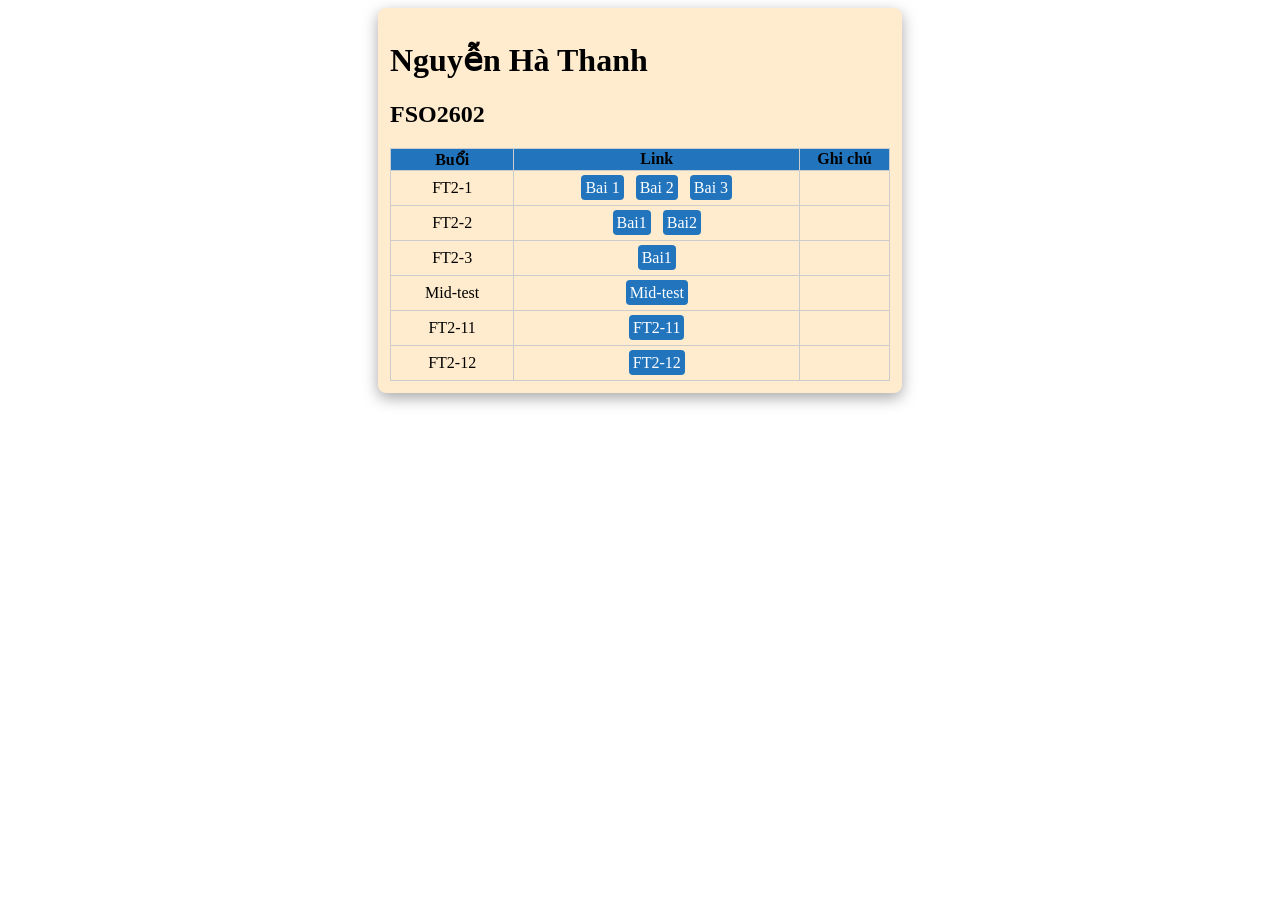
<file: index.html>
<!doctype html>
<html lang="en">
  <head>
    <meta charset="UTF-8" />
    <meta name="viewport" content="width=device-width, initial-scale=1.0" />
    <title>Document</title>
    <style>
      table,
      tr,
      td,
      th {
        border: 1px solid #ccc;
        border-collapse: collapse;
      }
      td {
        padding: 8px 12px;
        text-align: center;
      }
      .form-homeword {
        width: 500px;
        margin: 0 auto;
        padding: 12px;
        box-shadow: rgba(0, 0, 0, 0.35) 0px 5px 15px;
        border-radius: 8px;
        background-color: blanchedalmond;
      }
      table {
        width: 100%;
        max-width: 100%;
        .tieude {
          background-color: rgb(34, 117, 189);
        }
      }
      a {
        text-decoration: none;
        background-color: rgb(34, 117, 189);
        padding: 4px;
        margin: 4px;
        border-radius: 4px;
        color: #fff;
      }
    </style>
  </head>
  <body>
    <div class="form-homeword">
      <h1>Nguyễn Hà Thanh</h1>
      <h2>FSO2602</h2>
      <table>
        <thead class="tieude">
          <tr>
            <th>Buổi</th>
            <th>Link</th>
            <th>Ghi chú</th>
          </tr>
        </thead>
        <tbody>
          <tr>
            <td>FT2-1</td>
            <td>
              <a href="./FT2-1/LoginForm.html">Bai 1</a>
              <a href="./FT2-1/ProductInfi.html">Bai 2</a>
              <a href="./FT2-1/Collection.html">Bai 3</a>
            </td>
            <td></td>
          </tr>
          <tr>
            <td>FT2-2</td>
            <td>
            <a href="./FT2-2/JobCard.html">Bai1</a>
            <a href="./FT2-2/UserListDay.html">Bai2</a>
            </td>
          </td>
          </tr>
          <tr>
            <td>FT2-3</td>
            <td><a href="./FT2-3/buoithuchanh1.html">Bai1</a></td>
            <td></td>
          </tr>
          <tr>
            <td>Mid-test</td>
            <td><a href="./Mid-test1/mid-test.html">Mid-test</a></td>
            <td></td>
          </tr>
          <tr>
            <td>FT2-11</td>
            <td><a href="./FT2-11/LandingPage.html">FT2-11</a></td>
            <td></td>
          </tr>
          <tr>
            <td>FT2-12</td>
            <td><a href="./BaiFT2-12/ex01.html">FT2-12</a></td>
            <td></td>
          </tr>
        </tbody>
      </table>
    </div>
  </body>
</html>
</file>
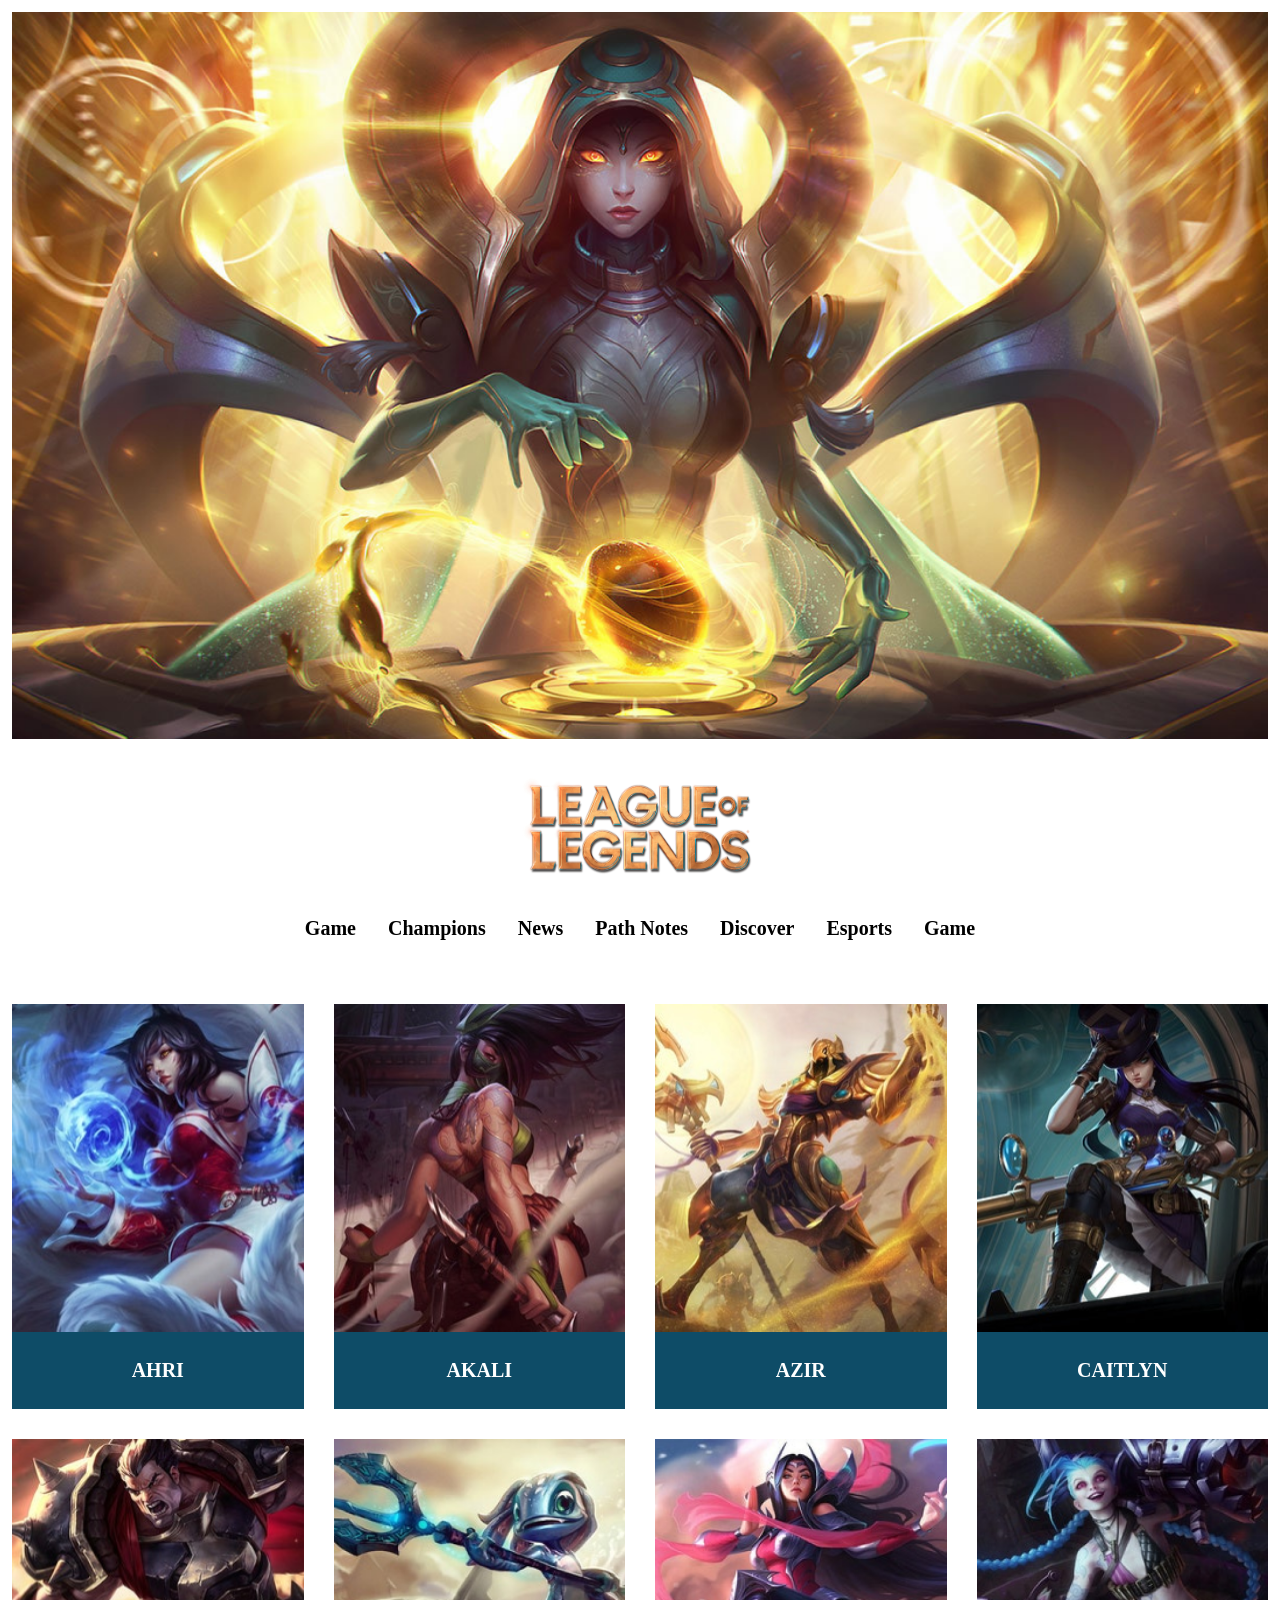
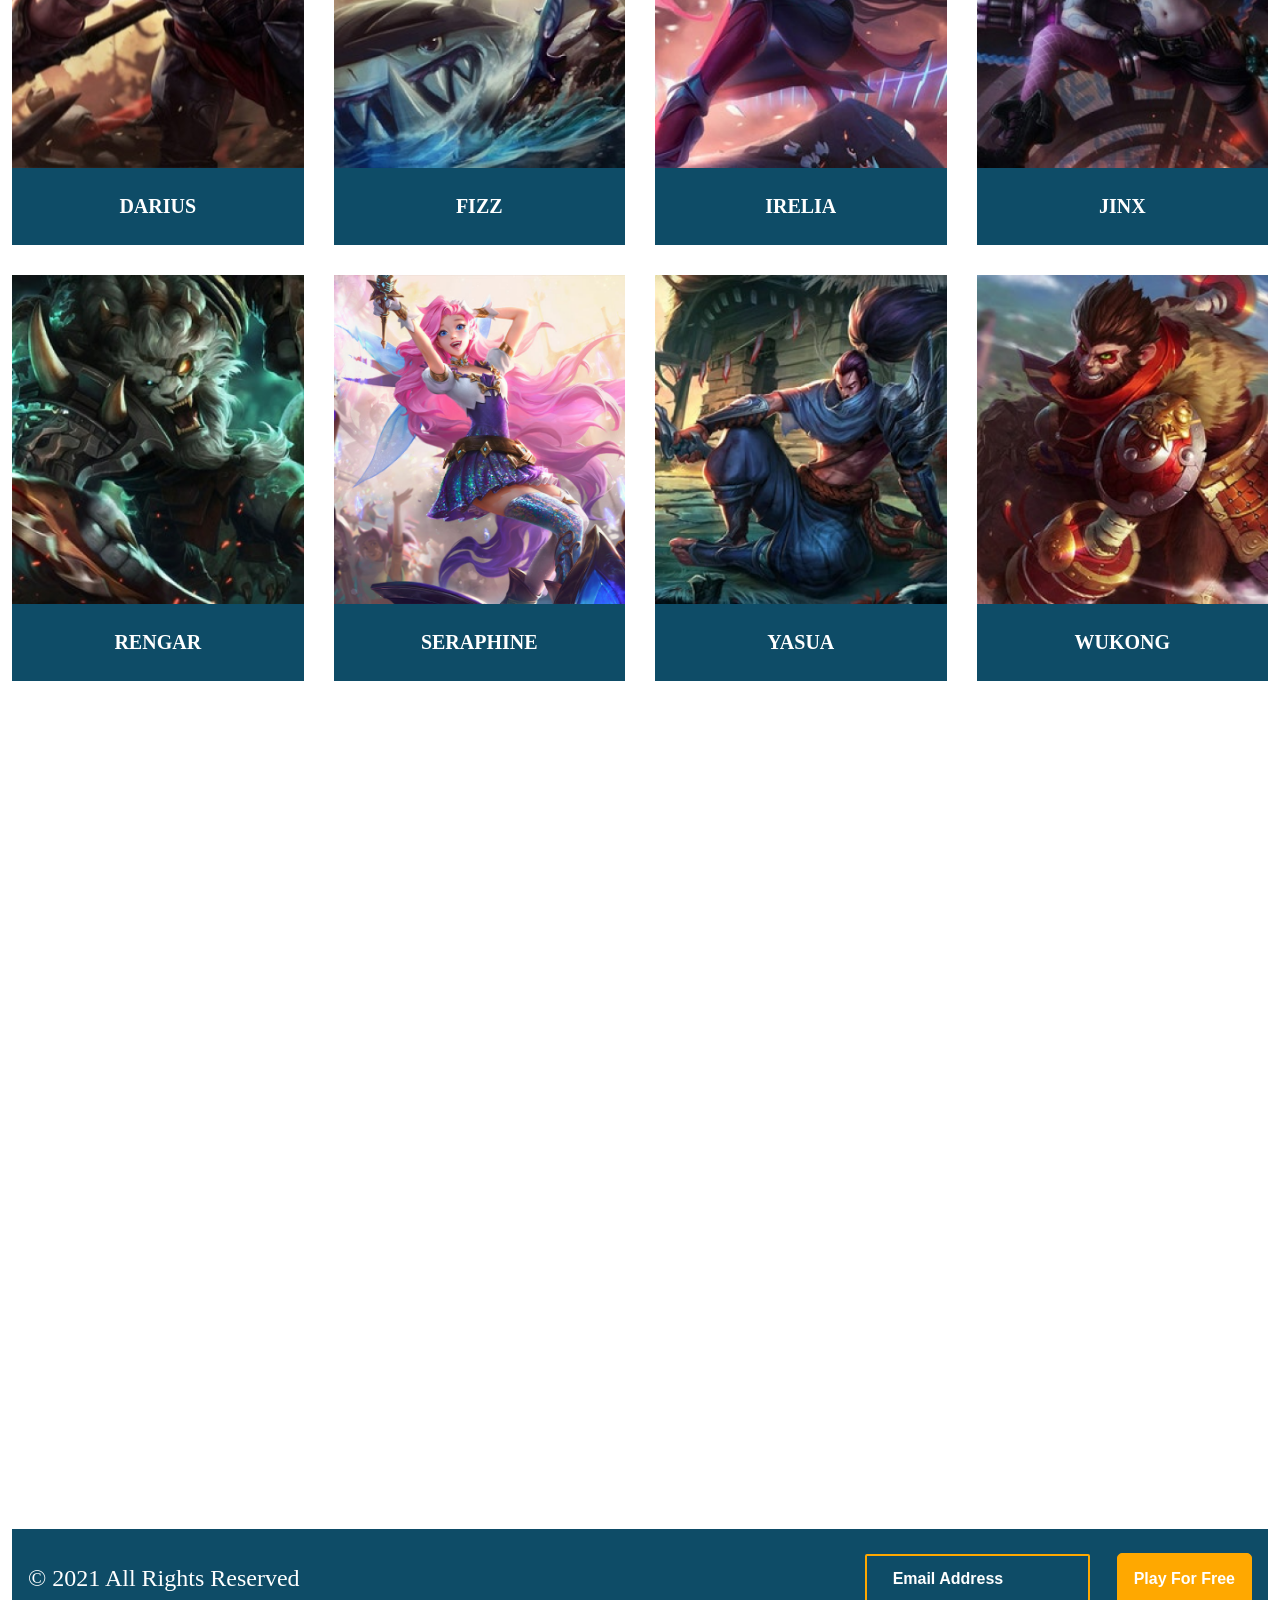
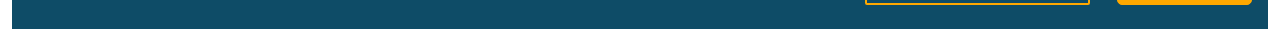
<file: BaiFT2-12/ex01.html>
<!doctype html>
<html lang="en">
  <head>
    <meta charset="UTF-8" />
    <meta name="viewport" content="width=device-width, initial-scale=1.0" />
    <title>Document</title>
    <link rel="stylesheet" href="res.css" />
  </head>
  <body>
    <div class="container">
      <section class="banner">
        <img src="../imges/banner.png" alt="" />
      </section>
      <header>
        <div class="logo">
          <a href="">
            <img src="../imges/logo.svg" alt="" />
          </a>
        </div>
        <nav class="navbar">
          <ul class="navbar-links">
            <li class="nav-item">
              <a href="/game" class="nav-link">game</a>
            </li>
            <li class="nav-item">
              <a href="/champions" class="nav-link">champions</a>
            </li>
            <li class="nav-item">
              <a href="/news" class="nav-link">news</a>
            </li>
            <li class="nav-item">
              <a href="/path-notes" class="nav-link">path notes</a>
            </li>
            <li class="nav-item">
              <a href="/discover" class="nav-link">discover</a>
            </li>
            <li class="nav-item">
              <a href="/esports" class="nav-link">esports</a>
            </li>
            <li class="nav-item">
              <a href="/game" class="nav-link">game</a>
            </li>
          </ul>
        </nav>
      </header>
      <div class="card-list">
        <div class="card-item">
          <img src="../imges/ahli.svg" alt="" />
          <h2><a href="" class="card-link">AHRI</a></h2>
        </div>
        <div class="card-item">
          <img src="../imges/akali.svg" alt="" />
          <h2><a href="" class="card-link">AKALI</a></h2>
        </div>
        <div class="card-item">
          <img src="../imges/azir.svg" alt="" />
          <h2><a href="" class="card-link">AZIR</a></h2>
        </div>
        <div class="card-item">
          <img src="../imges/cailyn.svg" alt="" />
          <h2><a href="" class="card-link">CAITLYN</a></h2>
        </div>
        <div class="card-item">
          <img src="../imges/darius.svg" alt="" />
          <h2><a href="" class="card-link">DARIUS</a></h2>
        </div>
        <div class="card-item">
          <img src="../imges/fizz.png" alt="" />
          <h2><a href="" class="card-link">FIZZ</a></h2>
        </div>
        <div class="card-item">
          <img src="../imges/azelia.png" alt="" />
          <h2><a href="" class="card-link">IRELIA</a></h2>
        </div>
        <div class="card-item">
          <img src="../imges/jinx.png" alt="" />
          <h2><a href="" class="card-link">JINX</a></h2>
        </div>
        <div class="card-item">
          <img src="../imges/rengar.png" alt="" />
          <h2><a href="" class="card-link">RENGAR</a></h2>
        </div>
        <div class="card-item">
          <img src="../imges/sera.png" alt="" />
          <h2><a href="" class="card-link">SERAPHINE</a></h2>
        </div>
        <div class="card-item">
          <img src="../imges/yasua41.png" alt="" />
          <h2><a href="" class="card-link">YASUA</a></h2>
        </div>
        <div class="card-item">
          <img src="../imges/yukong42.png" alt="" />
          <h2><a href="" class="card-link">WUKONG</a></h2>
        </div>
      </div>
      <section class="video">
        <iframe
          src="https://www.youtube.com/embed/O4PDzBnBMU4"
          title="Xayah and Rakan: Wild Magic | New Champion Teaser - League of Legends"
          frameborder="0"
          allow="
            accelerometer;
            autoplay;
            clipboard-write;
            encrypted-media;
            gyroscope;
            picture-in-picture;
            web-share;
          "
          referrerpolicy="strict-origin-when-cross-origin"
          allowfullscreen
        ></iframe>
      </section>
      <footer>
        <span>© 2021 All Rights Reserved</span>
        <div class="footer-act">
          <input
            class="input-footter"
            type="text"
            placeholder="Email Address"
          />
          <button class="btn-play">Play For Free</button>
        </div>
      </footer>
    </div>
  </body>
</html>
</file>
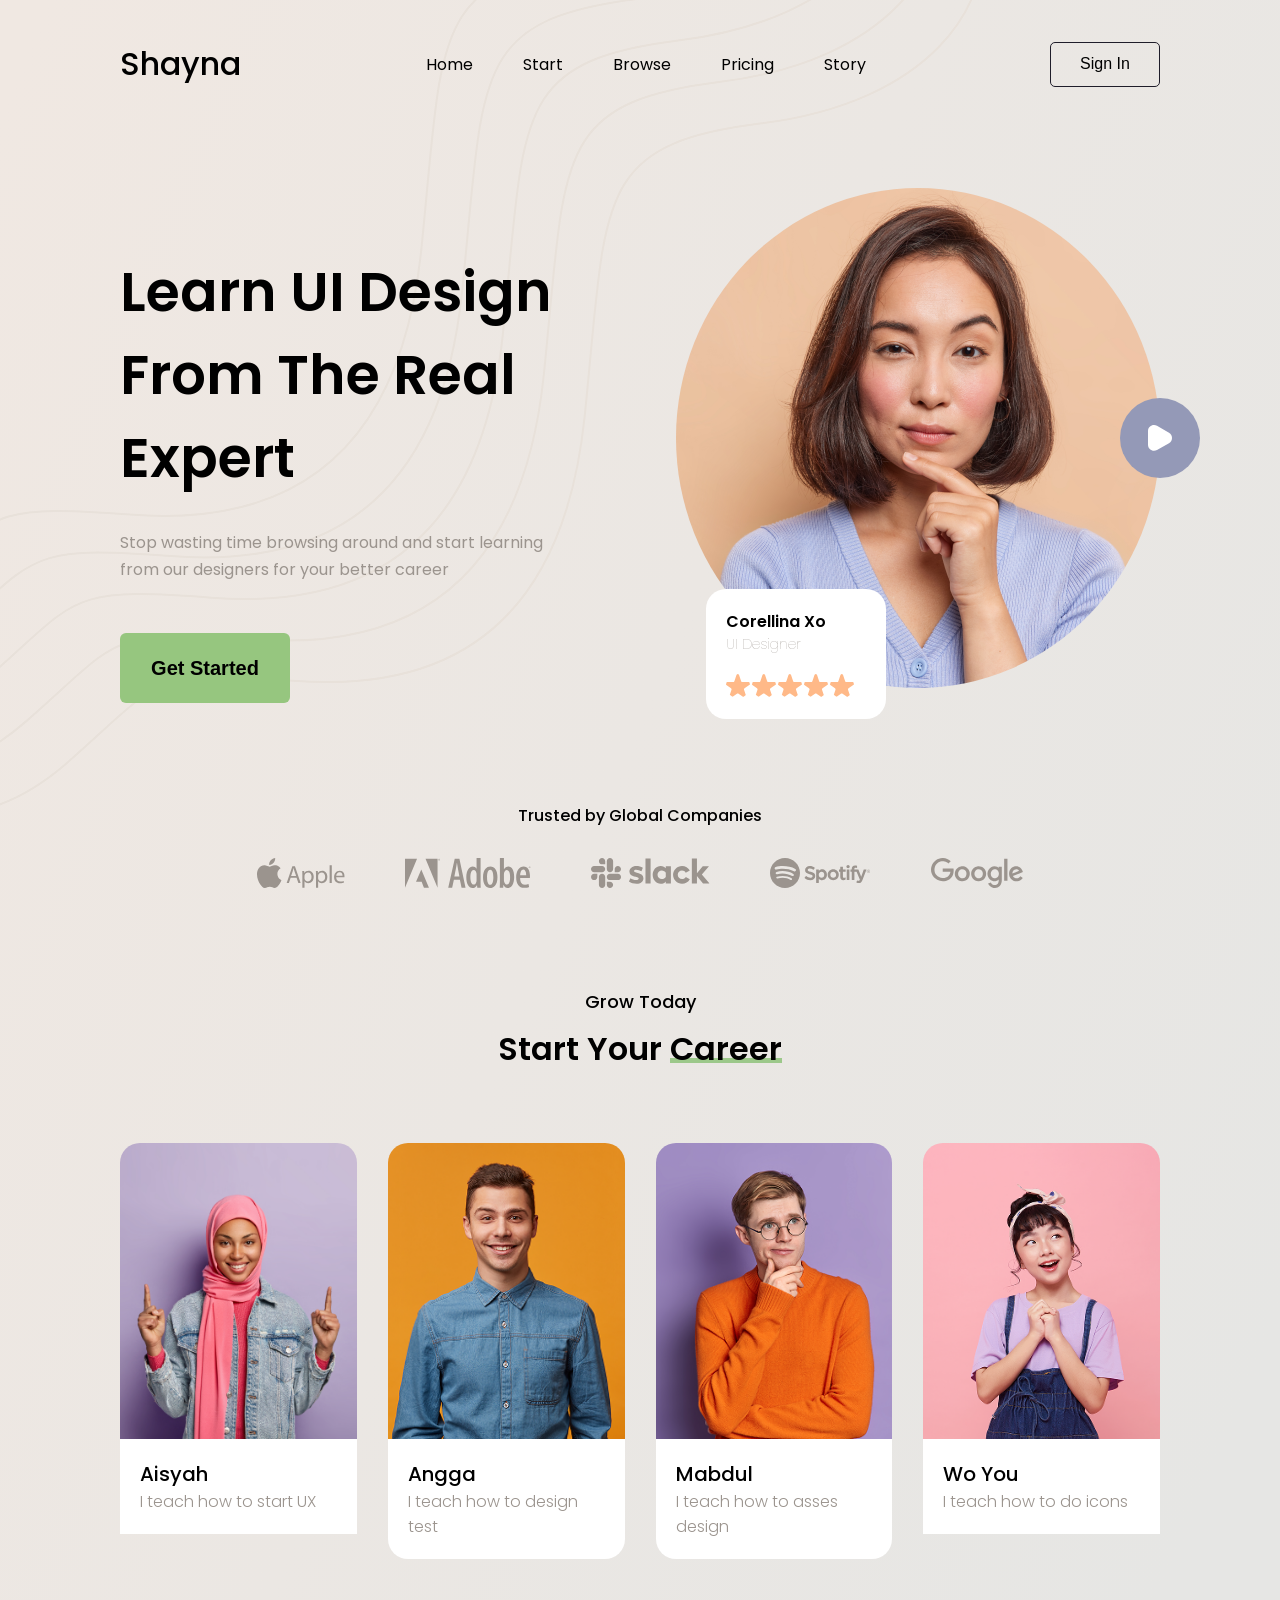
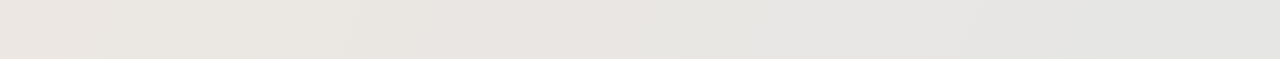
<file: BaiTapVeNha/LandingPage.html>
<!doctype html>
<html lang="en">
  <head>
    <meta charset="UTF-8" />
    <meta name="viewport" content="width=device-width, initial-scale=1.0" />
    <title>LandingPage</title>
    <link rel="stylesheet" href="landingpage.css" />
    <link
      href="https://fonts.googleapis.com/css2?family=Poppins:ital,wght@0,100;0,200;0,300;0,400;0,500;0,600;0,700;0,800;0,900;1,100;1,200;1,300;1,400;1,500;1,600;1,700;1,800;1,900&display=swap"
      rel="stylesheet"
    />
    <link rel="preconnect" href="https://fonts.googleapis.com" />
    <link rel="preconnect" href="https://fonts.gstatic.com" crossorigin />
    <link
      href="https://fonts.googleapis.com/css2?family=Merriweather:wght@300;400;700;900&display=swap"
      rel="stylesheet"
    />
  </head>
  <body>
    <div class="background">
      <div class="container">
        <header>
          <div class="navbar-logo">
            <span>Shayna</span>
          </div>
          <nav class="navbar-container">
            <ul class="navbar-links">
              <li class="nav-item">
                <a href="#" class="nav-link">Home</a>
              </li>
              <li>
                <a href="#" class="nav-link">Start</a>
              </li>
              <li>
                <a href="#" class="nav-link">Browse</a>
              </li>
              <li>
                <a href="#" class="nav-link">Pricing</a>
              </li>
              <li>
                <a href="#" class="nav-link">Story</a>
              </li>
            </ul>
          </nav>

          <div class="nav-action">
            <button class="btn-signup">Sign In</button>
          </div>
        </header>
        <section class="hero-section">
          <div class="hero-content">
            <h1>
              Learn UI Design<br />
              From The Real Expert
            </h1>
            <p>
              Stop wasting time browsing around and start learning<br />
              from our designers for your better career
            </p>
            <button class="btn-start">Get Started</button>
          </div>
          <div class="hero-image">
            <img src="../imges/sggg.png" alt="loi" />
            <div class="profile-card">
              <span>Corellina Xo </span>
              <p>UI Designer</p>
              <div class="icon-star">
                <img src="../imges/Star.svg" alt="star" />
                <img src="../imges/Star.svg" alt="star" />
                <img src="../imges/Star.svg" alt="star" />
                <img src="../imges/Star.svg" alt="star" />
                <img src="../imges/Star.svg" alt="star" />
              </div>
            </div>
          </div>
        </section>
        <section class="branch-section">
          <p>Trusted by Global Companies</p>
          <div class="branch-logo">
            <img src="../imges/apple.svg" alt="apple" />
            <img src="../imges/adobe.svg" alt="apple" />
            <img src="../imges/slack.svg" alt="apple" />
            <img src="../imges/spotify.svg" alt="apple" />
            <img src="../imges/google.svg" alt="apple" />
          </div>
        </section>
        <section class="team-section">
          <div class="section-title">
            <p>Grow Today</p>
            <h2>Start Your <span class="highlight">Career</span></h2>
          </div>

          <div class="team-grid">
            <div class="team-card">
              <div class="card-img">
                <img src="../imges/aisyah.png" alt="anhr aisyah" />
              </div>
              <div class="card-info">
                <h3>Aisyah</h3>
                <p>I teach how to start UX</p>
              </div>
            </div>
            <div class="team-card">
              <div class="card-img">
                <img src="../imges/angga.png" alt="anh angga" />
              </div>
              <div class="card-info">
                <h3>Angga</h3>
                <p>I teach how to design test</p>
              </div>
            </div>
            <div class="team-card">
              <div class="card-img">
                <img src="../imges/mabdul.png" alt="anh mabdul" />
              </div>
              <div class="card-info">
                <h3>Mabdul</h3>
                <p>I teach how to asses design</p>
              </div>
            </div>
            <div class="team-card">
              <div class="card-img">
                <img src="../imges/woyou.png" alt="anh woyou" />
              </div>
              <div class="card-info">
                <h3>Wo You</h3>
                <p>I teach how to do icons</p>
              </div>
            </div>
          </div>
        </section>
      </div>
    </div>
  </body>
</html>
</file>
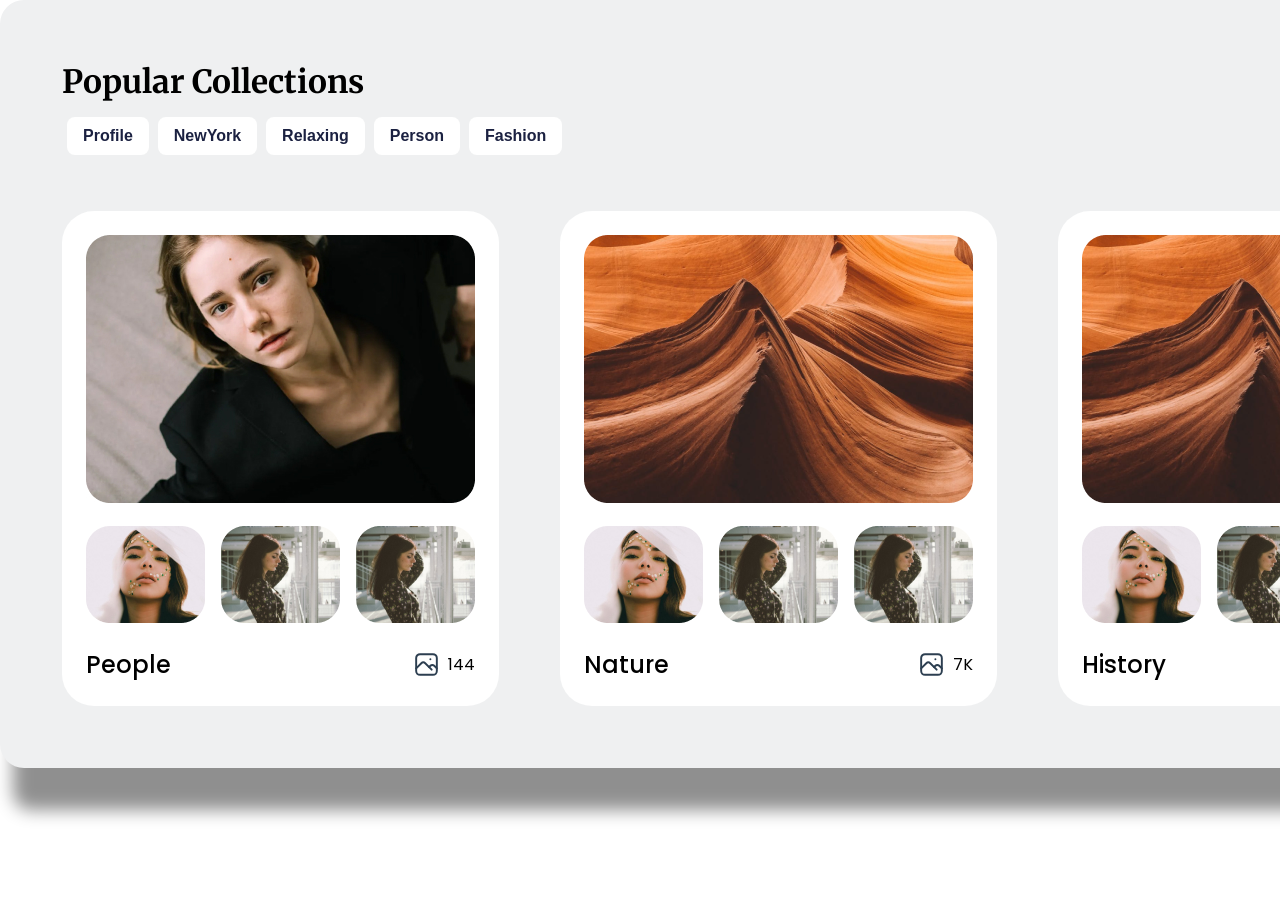
<file: Day01/Collection.html>
<!doctype html>
<html lang="en">
  <head>
    <meta charset="UTF-8" />
    <meta name="viewport" content="width=device-width, initial-scale=1.0" />
    <title>Document</title>
    <link rel="stylesheet" href="collectionlist.css" />
    <link
      href="https://fonts.googleapis.com/css2?family=Poppins:ital,wght@0,100;0,200;0,300;0,400;0,500;0,600;0,700;0,800;0,900;1,100;1,200;1,300;1,400;1,500;1,600;1,700;1,800;1,900&display=swap"
      rel="stylesheet"
    />
    <link rel="preconnect" href="https://fonts.googleapis.com" />
    <link rel="preconnect" href="https://fonts.gstatic.com" crossorigin />
    <link
      href="https://fonts.googleapis.com/css2?family=Merriweather:wght@300;400;700;900&display=swap"
      rel="stylesheet"
    />
  </head>
  <body>
    <div class="collection-list">
      <h2>Popular Collections</h2>

      <div class="tags-container">
        <button class="tag">Profile</button>
        <button class="tag">NewYork</button>
        <button class="tag">Relaxing</button>
        <button class="tag">Person</button>
        <button class="tag">Fashion</button>
      </div>

      <div class="group-card flex-center">
        <div class="group-category">
          <div class="card-hero-image">
            <img src="../imges/people.jpg" alt="anh mẫu to" />
          </div>
          <div class="card-thumbnails">
            <img src="../imges/people12.png" alt="" />
            <img src="../imges/people13.png" alt="" />
            <img src="../imges/people13.png" alt="" />
          </div>
          <div class="card-footer flex-between">
            <h3 class="card-title">People</h3>
            <div class="card-stats">
              <svg
                width="31"
                height="31"
                viewBox="0 0 31 31"
                fill="none"
                xmlns="http://www.w3.org/2000/svg"
              >
                <g clip-path="url(#clip0_2_22)">
                  <path
                    d="M19.375 10.3333H19.3871"
                    stroke="#2C3E50"
                    stroke-width="1.9375"
                    stroke-linecap="round"
                    stroke-linejoin="round"
                  />
                  <path
                    d="M21.9583 5.16675H9.04167C6.90157 5.16675 5.16667 6.90164 5.16667 9.04175V21.9584C5.16667 24.0985 6.90157 25.8334 9.04167 25.8334H21.9583C24.0984 25.8334 25.8333 24.0985 25.8333 21.9584V9.04175C25.8333 6.90164 24.0984 5.16675 21.9583 5.16675Z"
                    stroke="#2C3E50"
                    stroke-width="1.9375"
                    stroke-linecap="round"
                    stroke-linejoin="round"
                  />
                  <path
                    d="M5.16667 19.3751L10.3333 14.2084C10.9224 13.6416 11.5906 13.3431 12.2708 13.3431C12.951 13.3431 13.6193 13.6416 14.2083 14.2084L20.6667 20.6667"
                    stroke="#2C3E50"
                    stroke-width="1.9375"
                    stroke-linecap="round"
                    stroke-linejoin="round"
                  />
                  <path
                    d="M18.0833 18.0833L19.375 16.7916C19.9641 16.2248 20.6323 15.9264 21.3125 15.9264C21.9927 15.9264 22.6609 16.2248 23.25 16.7916L25.8333 19.375"
                    stroke="#2C3E50"
                    stroke-width="1.9375"
                    stroke-linecap="round"
                    stroke-linejoin="round"
                  />
                </g>
                <defs>
                  <clipPath id="clip0_2_22">
                    <rect width="31" height="31" fill="white" />
                  </clipPath>
                </defs>
              </svg>

              <span>144</span>
            </div>
          </div>
        </div>

        <div class="group-category">
          <div class="card-hero-image">
            <img src="../imges/moutain.png" alt="anh mẫu to" />
          </div>
          <div class="card-thumbnails">
            <img src="../imges/people12.png" alt="ảnh mẫu nhỏ" />
            <img src="../imges/people13.png" alt="ảnh mẫu nhỏ" />
            <img src="../imges/people13.png" alt="ảnh mẫu nhỏ" />
          </div>
          <div class="card-footer flex-between">
            <h3 class="card-title">Nature</h3>
            <div class="card-stats">
              <svg
                width="31"
                height="31"
                viewBox="0 0 31 31"
                fill="none"
                xmlns="http://www.w3.org/2000/svg"
              >
                <g clip-path="url(#clip0_2_22)">
                  <path
                    d="M19.375 10.3333H19.3871"
                    stroke="#2C3E50"
                    stroke-width="1.9375"
                    stroke-linecap="round"
                    stroke-linejoin="round"
                  />
                  <path
                    d="M21.9583 5.16675H9.04167C6.90157 5.16675 5.16667 6.90164 5.16667 9.04175V21.9584C5.16667 24.0985 6.90157 25.8334 9.04167 25.8334H21.9583C24.0984 25.8334 25.8333 24.0985 25.8333 21.9584V9.04175C25.8333 6.90164 24.0984 5.16675 21.9583 5.16675Z"
                    stroke="#2C3E50"
                    stroke-width="1.9375"
                    stroke-linecap="round"
                    stroke-linejoin="round"
                  />
                  <path
                    d="M5.16667 19.3751L10.3333 14.2084C10.9224 13.6416 11.5906 13.3431 12.2708 13.3431C12.951 13.3431 13.6193 13.6416 14.2083 14.2084L20.6667 20.6667"
                    stroke="#2C3E50"
                    stroke-width="1.9375"
                    stroke-linecap="round"
                    stroke-linejoin="round"
                  />
                  <path
                    d="M18.0833 18.0833L19.375 16.7916C19.9641 16.2248 20.6323 15.9264 21.3125 15.9264C21.9927 15.9264 22.6609 16.2248 23.25 16.7916L25.8333 19.375"
                    stroke="#2C3E50"
                    stroke-width="1.9375"
                    stroke-linecap="round"
                    stroke-linejoin="round"
                  />
                </g>
                <defs>
                  <clipPath id="clip0_2_22">
                    <rect width="31" height="31" fill="white" />
                  </clipPath>
                </defs>
              </svg>

              <span>7K</span>
            </div>
          </div>
        </div>

        <div class="group-category">
          <div class="card-hero-image">
            <img src="../imges/moutain.png" alt="anh mẫu to" />
          </div>
          <div class="card-thumbnails">
            <img src="../imges/people12.png" alt="ảnh mẫu nhỏ" />
            <img src="../imges/people13.png" alt="ảnh mẫu nhỏ" />
            <img src="../imges/people13.png" alt="ảnh mẫu nhỏ" />
          </div>
          <div class="card-footer flex-between">
            <h3 class="card-title">History</h3>
            <div class="card-stats">
              <svg
                width="31"
                height="31"
                viewBox="0 0 31 31"
                fill="none"
                xmlns="http://www.w3.org/2000/svg"
              >
                <g clip-path="url(#clip0_2_22)">
                  <path
                    d="M19.375 10.3333H19.3871"
                    stroke="#2C3E50"
                    stroke-width="1.9375"
                    stroke-linecap="round"
                    stroke-linejoin="round"
                  />
                  <path
                    d="M21.9583 5.16675H9.04167C6.90157 5.16675 5.16667 6.90164 5.16667 9.04175V21.9584C5.16667 24.0985 6.90157 25.8334 9.04167 25.8334H21.9583C24.0984 25.8334 25.8333 24.0985 25.8333 21.9584V9.04175C25.8333 6.90164 24.0984 5.16675 21.9583 5.16675Z"
                    stroke="#2C3E50"
                    stroke-width="1.9375"
                    stroke-linecap="round"
                    stroke-linejoin="round"
                  />
                  <path
                    d="M5.16667 19.3751L10.3333 14.2084C10.9224 13.6416 11.5906 13.3431 12.2708 13.3431C12.951 13.3431 13.6193 13.6416 14.2083 14.2084L20.6667 20.6667"
                    stroke="#2C3E50"
                    stroke-width="1.9375"
                    stroke-linecap="round"
                    stroke-linejoin="round"
                  />
                  <path
                    d="M18.0833 18.0833L19.375 16.7916C19.9641 16.2248 20.6323 15.9264 21.3125 15.9264C21.9927 15.9264 22.6609 16.2248 23.25 16.7916L25.8333 19.375"
                    stroke="#2C3E50"
                    stroke-width="1.9375"
                    stroke-linecap="round"
                    stroke-linejoin="round"
                  />
                </g>
                <defs>
                  <clipPath id="clip0_2_22">
                    <rect width="31" height="31" fill="white" />
                  </clipPath>
                </defs>
              </svg>

              <span>431</span>
            </div>
          </div>
        </div>
      </div>
    </div>
  </body>
</html>
</file>
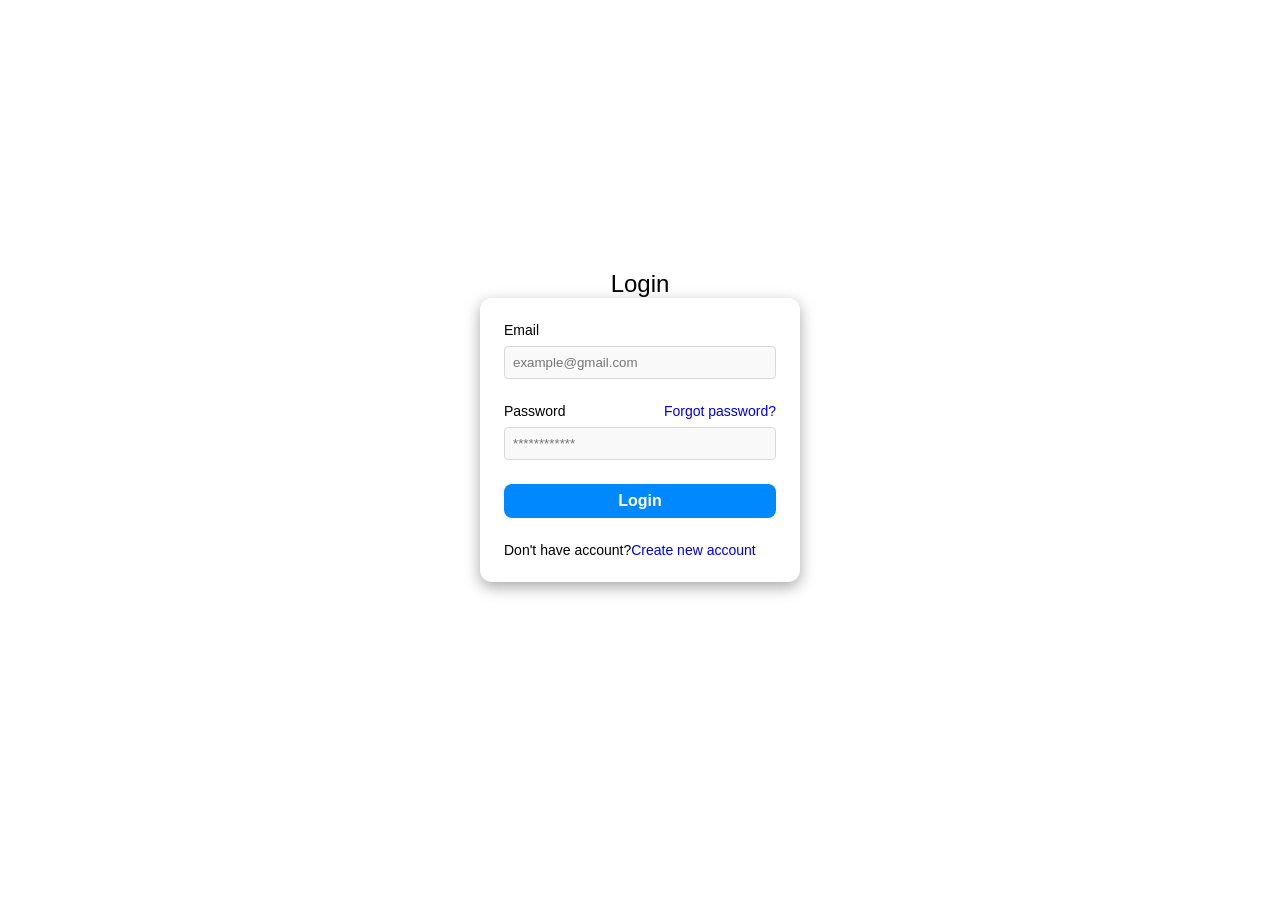
<file: Day01/LoginForm.html>
<!doctype html>
<html lang="en">
  <head>
    <meta charset="UTF-8" />
    <meta name="viewport" content="width=device-width, initial-scale=1.0" />
    <title>Document</title>
    <style></style>
    <link rel="stylesheet" href="login.css" />
  </head>
  <body>
    <div class="form-login">
      <h1>Login</h1>
      <form action="#" method="post">
        <div class="form-group">
          <label for="">Email</label>
          <input
            class="w-100"
            type="text"
            placeholder="example@gmail.com"
            name="email"
            id="email-input"
          />
        </div>
        <div class="form-group">
          <label for="" class="flex-between">
            <span>Password</span>
            <a href="/forgot-password">Forgot password?</a>
          </label>

          <input
            class="w-100"
            type="password"
            name="password"
            id="password-input"
            placeholder="************"
          />
        </div>
        <div class="form-group">
          <button class="w-100">Login</button>
        </div>
        <p>Don't have account?<a href="#">Create new account</a></p>
      </form>
    </div>
  </body>
</html>
</file>
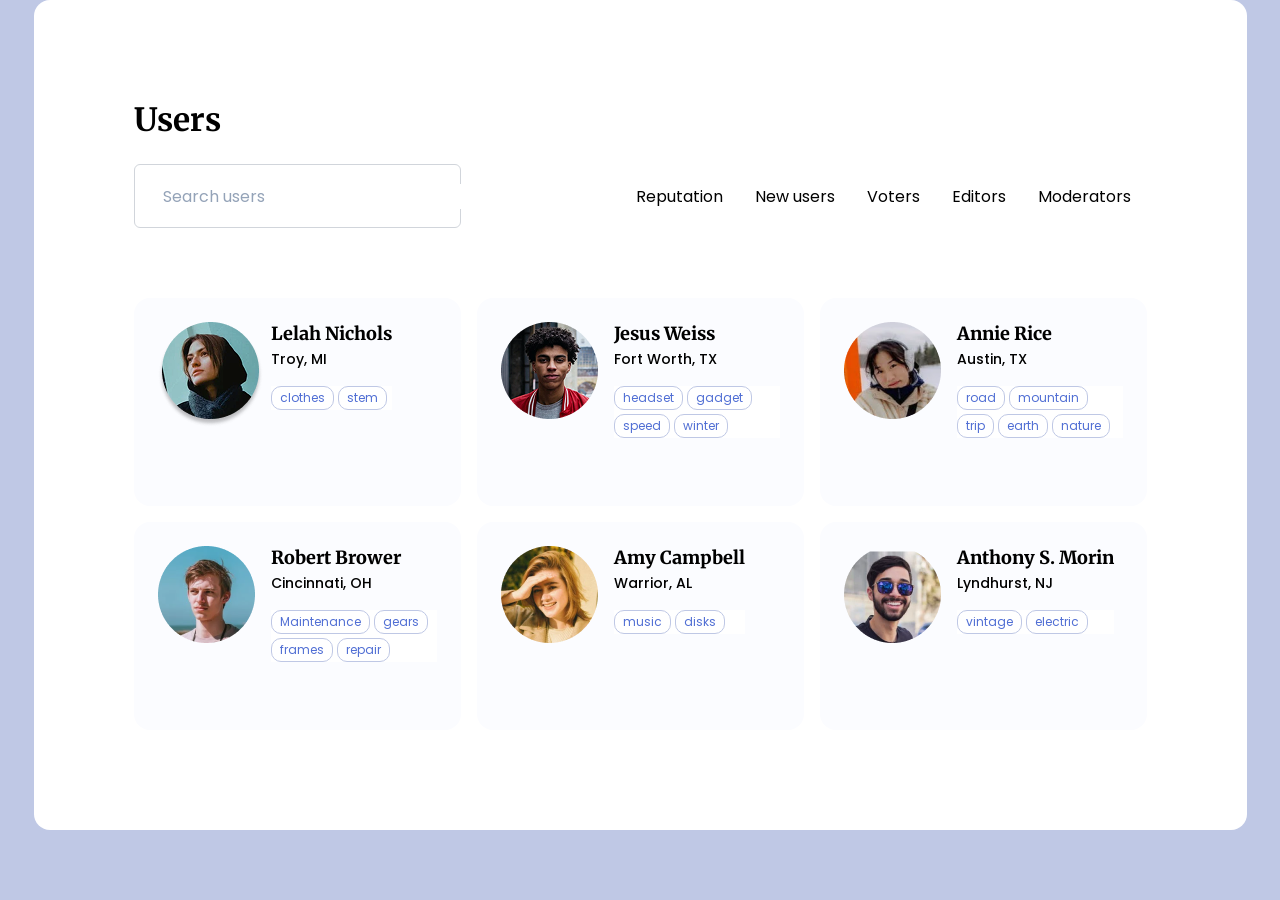
<file: Day02/UserListDay.html>
<!doctype html>
<html lang="en">
  <head>
    <meta charset="UTF-8" />
    <meta name="viewport" content="width=device-width, initial-scale=1.0" />
    <title>User Directory</title>
    <link
      href="https://fonts.googleapis.com/css2?family=Poppins:ital,wght@0,100;0,200;0,300;0,400;0,500;0,600;0,700;0,800;0,900;1,100;1,200;1,300;1,400;1,500;1,600;1,700;1,800;1,900&display=swap"
      rel="stylesheet"
    />
    <link rel="preconnect" href="https://fonts.googleapis.com" />
    <link rel="preconnect" href="https://fonts.gstatic.com" crossorigin />
    <link
      href="https://fonts.googleapis.com/css2?family=Merriweather:wght@300;400;700;900&display=swap"
      rel="stylesheet"
    />
    <link rel="stylesheet" href="userlistday.css" />
  </head>
  <body>
    <main class="user-directory">
      <header class="directory-header">
        <h1>Users</h1>

        <div class="toolbar">
          <label class="search-box" for="user-search">
            <svg
              class="search-icon"
              xmlns="http://www.w3.org/2000/svg"
              width="20"
              height="20"
              viewBox="0 0 24 24"
              fill="none"
              stroke="currentColor"
              stroke-width="2"
              stroke-linecap="round"
              stroke-linejoin="round"
            >
              <circle cx="11" cy="11" r="8"></circle>
              <line x1="21" y1="21" x2="16.65" y2="16.65"></line>
            </svg>

            <input
              type="search"
              name="user-search"
              id="user-search"
              placeholder="Search users"
            />
          </label>

          <nav class="filters" aria-label="User filters">
            <ul class="filter-list">
              <li><a href="#reputation" class="filter-link">Reputation</a></li>
              <li>
                <a
                  href="#new-users"
                  class="filter-link active"
                  aria-current="page"
                  >New users</a
                >
              </li>
              <li><a href="#voters" class="filter-link">Voters</a></li>
              <li><a href="#editors" class="filter-link">Editors</a></li>
              <li><a href="#moderators" class="filter-link">Moderators</a></li>
            </ul>
          </nav>
        </div>
      </header>

      <ul class="user-list">
        <li class="user-list-item">
          <article class="user-card">
            <div class="user-avatar">
              <img
                src="../imges/lelahnichols.png"
                alt="Lelah Nichols's avatar"
              />
            </div>
            <div class="user-info">
              <h2>Lelah Nichols</h2>
              <p class="user-location">Troy, MI</p>
              <ul class="user-tags" aria-label="User tags">
                <li class="tag">clothes</li>
                <li class="tag">stem</li>
              </ul>
            </div>
          </article>
        </li>

        <li class="user-list-item">
          <article class="user-card">
            <div class="user-avatar">
              <img src="../imges/jesusweiss.png" alt="Jesus Weiss's avatar" />
            </div>
            <div class="user-info">
              <h2>Jesus Weiss</h2>
              <p class="user-location">Fort Worth, TX</p>
              <ul class="user-tags" aria-label="User tags">
                <li class="tag">headset</li>
                <li class="tag">gadget</li>
                <li class="tag">speed</li>
                <li class="tag">winter</li>
              </ul>
            </div>
          </article>
        </li>

        <li class="user-list-item">
          <article class="user-card">
            <div class="user-avatar">
              <img src="../imges/annierice.png" alt="Annie Rice's avatar" />
            </div>
            <div class="user-info">
              <h2>Annie Rice</h2>
              <p class="user-location">Austin, TX</p>
              <ul class="user-tags" aria-label="User tags">
                <li class="tag">road</li>
                <li class="tag">mountain</li>
                <li class="tag">trip</li>
                <li class="tag">earth</li>
                <li class="tag">nature</li>
              </ul>
            </div>
          </article>
        </li>

        <li class="user-list-item">
          <article class="user-card">
            <div class="user-avatar">
              <img
                src="../imges/robertbrower.png"
                alt="Robert Brower's avatar"
              />
            </div>
            <div class="user-info">
              <h2>Robert Brower</h2>
              <p class="user-location">Cincinnati, OH</p>
              <ul class="user-tags" aria-label="User tags">
                <li class="tag">Maintenance</li>
                <li class="tag">gears</li>
                <li class="tag">frames</li>
                <li class="tag">repair</li>
              </ul>
            </div>
          </article>
        </li>

        <li class="user-list-item">
          <article class="user-card">
            <div class="user-avatar">
              <img src="../imges/amycampbell.png" alt="Amy Campbell's avatar" />
            </div>
            <div class="user-info">
              <h2>Amy Campbell</h2>
              <p class="user-location">Warrior, AL</p>
              <ul class="user-tags" aria-label="User tags">
                <li class="tag">music</li>
                <li class="tag">disks</li>
              </ul>
            </div>
          </article>
        </li>

        <li class="user-list-item">
          <article class="user-card">
            <div class="user-avatar">
              <img
                src="../imges/Anthonysmorin.png"
                alt="Anthony S. Morin's avatar"
              />
            </div>
            <div class="user-info">
              <h2>Anthony S. Morin</h2>
              <p class="user-location">Lyndhurst, NJ</p>
              <ul class="user-tags" aria-label="User tags">
                <li class="tag">vintage</li>
                <li class="tag">electric</li>
              </ul>
            </div>
          </article>
        </li>
      </ul>
    </main>
  </body>
</html>
</file>
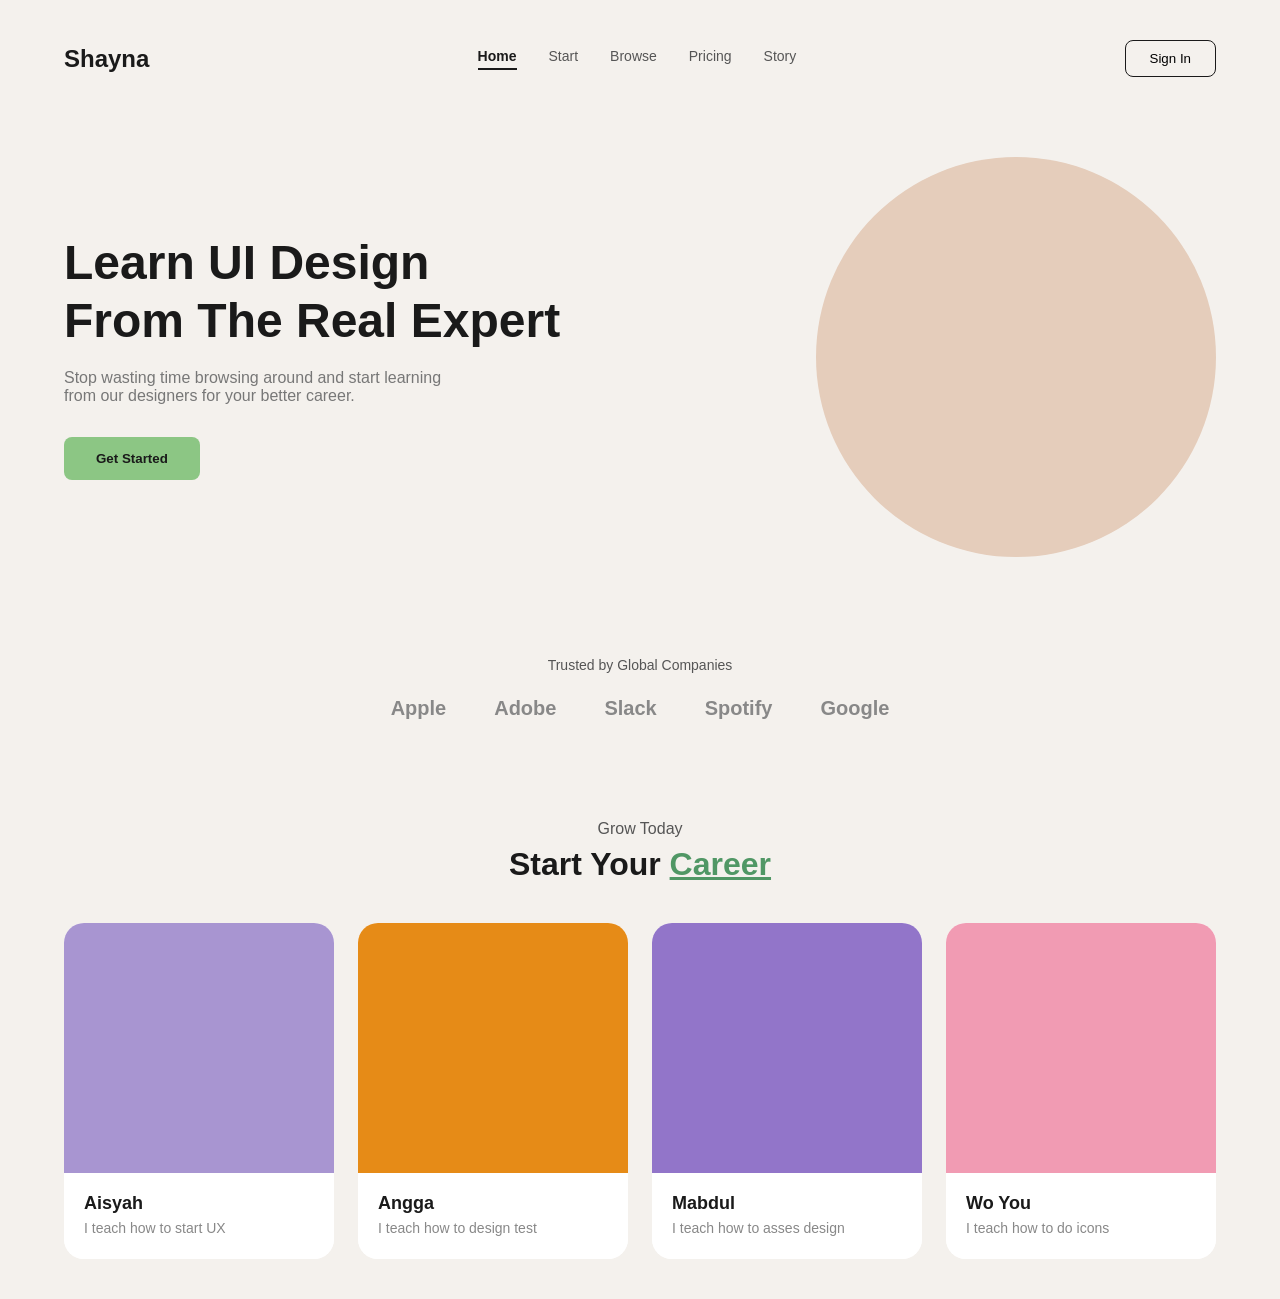
<file: demo/demo.html>
<!doctype html>
<html lang="en">
  <head>
    <meta charset="UTF-8" />
    <meta name="viewport" content="width=device-width, initial-scale=1.0" />
    <title>Document</title>
    <link rel="stylesheet" href="demo.css" />
  </head>
  <body>
    <div class="landing-page">
      <header class="header">
        <div class="logo">Shayna</div>
        <nav class="nav-links">
          <a href="#" class="active">Home</a>
          <a href="#">Start</a>
          <a href="#">Browse</a>
          <a href="#">Pricing</a>
          <a href="#">Story</a>
        </nav>
        <button class="btn-signin">Sign In</button>
      </header>

      <section class="hero-section">
        <div class="hero-content">
          <h1>Learn UI Design<br />From The Real Expert</h1>
          <p>
            Stop wasting time browsing around and start learning from our
            designers for your better career.
          </p>
          <button class="btn-start">Get Started</button>
        </div>
        <div class="hero-image">
          <div class="circle-img-placeholder"></div>
        </div>
      </section>

      <section class="brands-section">
        <p>Trusted by Global Companies</p>
        <div class="brand-logos">
          <span>Apple</span>
          <span>Adobe</span>
          <span>Slack</span>
          <span>Spotify</span>
          <span>Google</span>
        </div>
      </section>

      <section class="team-section">
        <div class="section-title">
          <p>Grow Today</p>
          <h2>Start Your <span>Career</span></h2>
        </div>

        <div class="team-grid">
          <div class="team-card">
            <div class="card-img" style="background-color: #a895d1"></div>
            <div class="card-info">
              <h3>Aisyah</h3>
              <p>I teach how to start UX</p>
            </div>
          </div>
          <div class="team-card">
            <div class="card-img" style="background-color: #e68b17"></div>
            <div class="card-info">
              <h3>Angga</h3>
              <p>I teach how to design test</p>
            </div>
          </div>
          <div class="team-card">
            <div class="card-img" style="background-color: #9275c9"></div>
            <div class="card-info">
              <h3>Mabdul</h3>
              <p>I teach how to asses design</p>
            </div>
          </div>
          <div class="team-card">
            <div class="card-img" style="background-color: #f19bb3"></div>
            <div class="card-info">
              <h3>Wo You</h3>
              <p>I teach how to do icons</p>
            </div>
          </div>
        </div>
      </section>
    </div>
  </body>
</html>
</file>
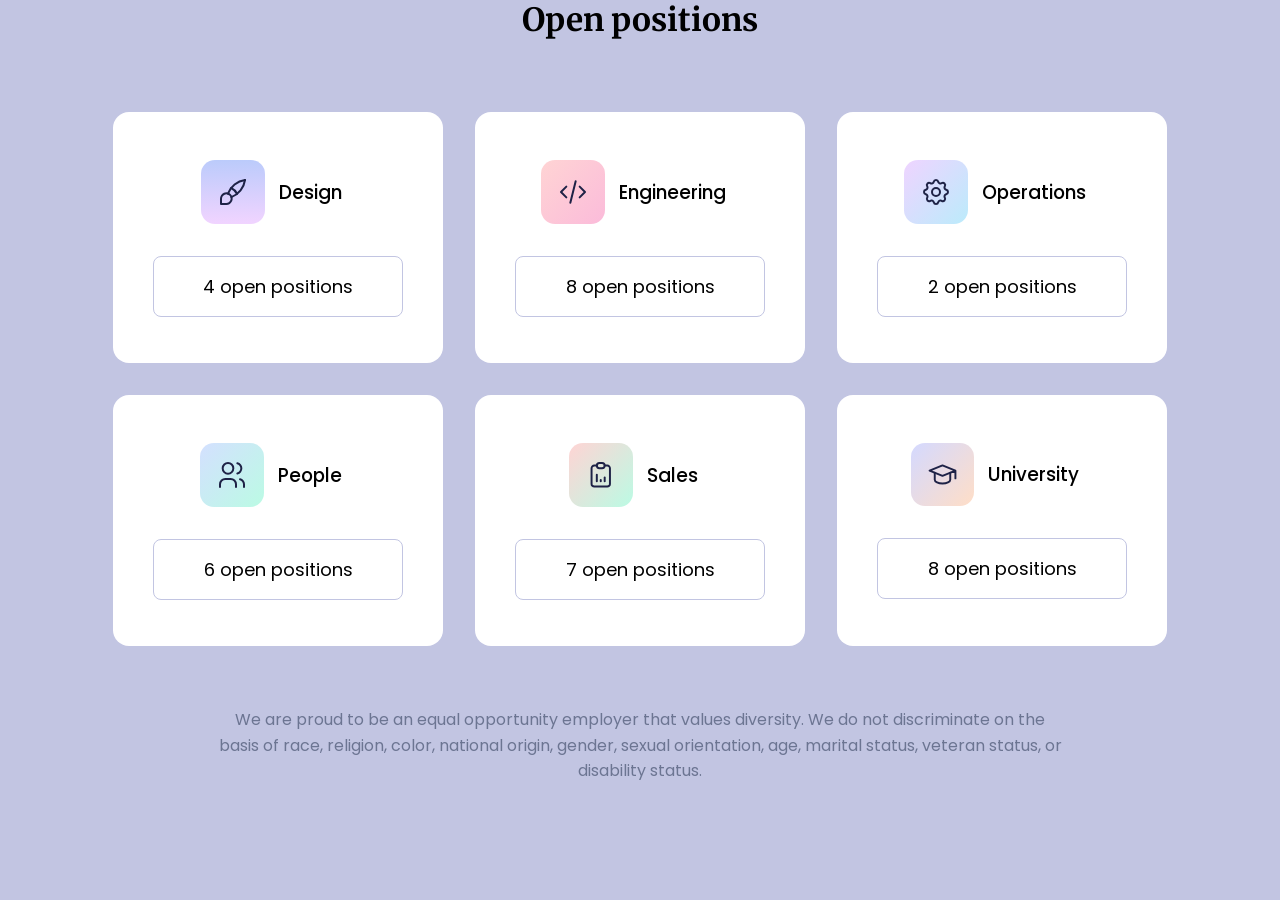
<file: FT2-2/JobCard.html>
<!doctype html>
<html lang="en">
  <head>
    <meta charset="UTF-8" />
    <meta name="viewport" content="width=device-width, initial-scale=1.0" />
    <title>Open Positions</title>
    <link
      href="https://fonts.googleapis.com/css2?family=Poppins:ital,wght@0,100;0,200;0,300;0,400;0,500;0,600;0,700;0,800;0,900;1,100;1,200;1,300;1,400;1,500;1,600;1,700;1,800;1,900&display=swap"
      rel="stylesheet"
    />
    <link rel="preconnect" href="https://fonts.googleapis.com" />
    <link rel="preconnect" href="https://fonts.gstatic.com" crossorigin />
    <link
      href="https://fonts.googleapis.com/css2?family=Merriweather:wght@300;400;700;900&display=swap"
      rel="stylesheet"
    />
    <link rel="stylesheet" href="jobcard.css" />
  </head>
  <body>
    <section class="open-positions-section">
      <h2 class="section-title">Open positions</h2>

      <ul class="categories-grid">
        <li class="category-card">
          <header class="category-card-header">
            <div class="category-card-icon">
              <svg
                width="32"
                height="32"
                viewBox="0 0 32 32"
                fill="none"
                xmlns="http://www.w3.org/2000/svg"
              >
                <g clip-path="url(#clip0_1_10)">
                  <path
                    d="M4 28V22.6667C4 21.6118 4.31279 20.5807 4.89883 19.7036C5.48486 18.8266 6.31782 18.143 7.29236 17.7393C8.26689 17.3357 9.33925 17.23 10.3738 17.4358C11.4084 17.6416 12.3587 18.1496 13.1046 18.8954C13.8505 19.6413 14.3584 20.5916 14.5642 21.6262C14.77 22.6608 14.6644 23.7331 14.2607 24.7077C13.857 25.6822 13.1734 26.5152 12.2964 27.1012C11.4193 27.6872 10.3882 28 9.33333 28H4Z"
                    stroke="#1E2246"
                    stroke-width="2"
                    stroke-linecap="round"
                    stroke-linejoin="round"
                  />
                  <path
                    d="M28 4C24.1944 4.52053 20.6 6.05886 17.5961 8.45259C14.5922 10.8463 12.2903 14.0067 10.9333 17.6"
                    stroke="#1E2246"
                    stroke-width="2"
                    stroke-linecap="round"
                    stroke-linejoin="round"
                  />
                  <path
                    d="M28 4C27.4795 7.80558 25.9411 11.4 23.5474 14.4039C21.1537 17.4078 17.9933 19.7097 14.4 21.0667"
                    stroke="#1E2246"
                    stroke-width="2"
                    stroke-linecap="round"
                    stroke-linejoin="round"
                  />
                  <path
                    d="M14.1333 12C16.7242 13.1958 18.8042 15.2758 20 17.8667"
                    stroke="#1E2246"
                    stroke-width="2"
                    stroke-linecap="round"
                    stroke-linejoin="round"
                  />
                </g>
                <defs>
                  <clipPath id="clip0_1_10">
                    <rect width="32" height="32" fill="white" />
                  </clipPath>
                </defs>
              </svg>
            </div>
            <h3 class="category-card-title">Design</h3>
          </header>
          <a href="#" class="category-card-link btn">4 open positions</a>
        </li>

        <li class="category-card">
          <header class="category-card-header">
            <div class="category-card-icon">
              <svg
                width="32"
                height="32"
                viewBox="0 0 32 32"
                fill="none"
                xmlns="http://www.w3.org/2000/svg"
              >
                <g clip-path="url(#clip0_1_22)">
                  <path
                    d="M9.33333 10.6667L4 16L9.33333 21.3333"
                    stroke="#1E2246"
                    stroke-width="2"
                    stroke-linecap="round"
                    stroke-linejoin="round"
                  />
                  <path
                    d="M22.6667 10.6667L28 16L22.6667 21.3333"
                    stroke="#1E2246"
                    stroke-width="2"
                    stroke-linecap="round"
                    stroke-linejoin="round"
                  />
                  <path
                    d="M18.6666 5.33334L13.3333 26.6667"
                    stroke="#1E2246"
                    stroke-width="2"
                    stroke-linecap="round"
                    stroke-linejoin="round"
                  />
                </g>
                <defs>
                  <clipPath id="clip0_1_22">
                    <rect width="32" height="32" fill="white" />
                  </clipPath>
                </defs>
              </svg>
            </div>
            <h3 class="category-card-title">Engineering</h3>
          </header>
          <a href="#" class="category-card-link btn">8 open positions</a>
        </li>

        <li class="category-card">
          <header class="category-card-header">
            <div class="category-card-icon">
              <svg
                width="32"
                height="32"
                viewBox="0 0 32 32"
                fill="none"
                xmlns="http://www.w3.org/2000/svg"
              >
                <g clip-path="url(#clip0_1_33)">
                  <path
                    d="M13.7667 5.756C14.3347 3.41467 17.6653 3.41467 18.2333 5.756C18.3186 6.10773 18.4856 6.43437 18.7209 6.70933C18.9563 6.98429 19.2532 7.19981 19.5875 7.33833C19.9219 7.47685 20.2842 7.53447 20.645 7.50649C21.0059 7.47852 21.355 7.36574 21.664 7.17733C23.7213 5.924 26.0773 8.27867 24.824 10.3373C24.6359 10.6462 24.5233 10.9951 24.4954 11.3557C24.4674 11.7163 24.525 12.0784 24.6634 12.4125C24.8017 12.7467 25.017 13.0434 25.2916 13.2787C25.5663 13.514 25.8926 13.6812 26.244 13.7667C28.5853 14.3347 28.5853 17.6653 26.244 18.2333C25.8923 18.3186 25.5656 18.4856 25.2907 18.7209C25.0157 18.9563 24.8002 19.2532 24.6617 19.5875C24.5232 19.9219 24.4655 20.2842 24.4935 20.645C24.5215 21.0059 24.6343 21.355 24.8227 21.664C26.076 23.7213 23.7213 26.0773 21.6627 24.824C21.3538 24.6359 21.0049 24.5233 20.6443 24.4954C20.2837 24.4674 19.9216 24.525 19.5875 24.6634C19.2533 24.8017 18.9566 25.017 18.7213 25.2916C18.486 25.5663 18.3188 25.8926 18.2333 26.244C17.6653 28.5853 14.3347 28.5853 13.7667 26.244C13.6814 25.8923 13.5144 25.5656 13.2791 25.2907C13.0437 25.0157 12.7468 24.8002 12.4125 24.6617C12.0781 24.5232 11.7158 24.4655 11.355 24.4935C10.9941 24.5215 10.645 24.6343 10.336 24.8227C8.27867 26.076 5.92267 23.7213 7.176 21.6627C7.36414 21.3538 7.47673 21.0049 7.50465 20.6443C7.53256 20.2837 7.47499 19.9216 7.33663 19.5875C7.19827 19.2533 6.98301 18.9566 6.70836 18.7213C6.43371 18.486 6.10742 18.3188 5.756 18.2333C3.41467 17.6653 3.41467 14.3347 5.756 13.7667C6.10773 13.6814 6.43437 13.5144 6.70933 13.2791C6.98429 13.0437 7.19981 12.7468 7.33833 12.4125C7.47685 12.0781 7.53447 11.7158 7.50649 11.355C7.47852 10.9941 7.36574 10.645 7.17733 10.336C5.924 8.27867 8.27867 5.92267 10.3373 7.176C11.6707 7.98667 13.3987 7.26933 13.7667 5.756Z"
                    stroke="#1E2246"
                    stroke-width="2"
                    stroke-linecap="round"
                    stroke-linejoin="round"
                  />
                  <path
                    d="M16 20C18.2091 20 20 18.2091 20 16C20 13.7909 18.2091 12 16 12C13.7909 12 12 13.7909 12 16C12 18.2091 13.7909 20 16 20Z"
                    stroke="#1E2246"
                    stroke-width="2"
                    stroke-linecap="round"
                    stroke-linejoin="round"
                  />
                </g>
                <defs>
                  <clipPath id="clip0_1_33">
                    <rect width="32" height="32" fill="white" />
                  </clipPath>
                </defs>
              </svg>
            </div>
            <h3 class="category-card-title">Operations</h3>
          </header>
          <a href="#" class="category-card-link btn">2 open positions</a>
        </li>

        <li class="category-card">
          <header class="category-card-header">
            <div class="category-card-icon">
              <svg
                width="32"
                height="32"
                viewBox="0 0 32 32"
                fill="none"
                xmlns="http://www.w3.org/2000/svg"
              >
                <g clip-path="url(#clip0_1_44)">
                  <path
                    d="M12 14.6667C14.9455 14.6667 17.3333 12.2789 17.3333 9.33333C17.3333 6.38781 14.9455 4 12 4C9.05447 4 6.66666 6.38781 6.66666 9.33333C6.66666 12.2789 9.05447 14.6667 12 14.6667Z"
                    stroke="#1E2246"
                    stroke-width="2"
                    stroke-linecap="round"
                    stroke-linejoin="round"
                  />
                  <path
                    d="M4 28V25.3333C4 23.9188 4.5619 22.5623 5.5621 21.5621C6.56229 20.5619 7.91885 20 9.33333 20H14.6667C16.0812 20 17.4377 20.5619 18.4379 21.5621C19.4381 22.5623 20 23.9188 20 25.3333V28"
                    stroke="#1E2246"
                    stroke-width="2"
                    stroke-linecap="round"
                    stroke-linejoin="round"
                  />
                  <path
                    d="M21.3333 4.17334C22.4806 4.46707 23.4974 5.13427 24.2235 6.06975C24.9497 7.00523 25.3438 8.15578 25.3438 9.34001C25.3438 10.5242 24.9497 11.6748 24.2235 12.6103C23.4974 13.5457 22.4806 14.2129 21.3333 14.5067"
                    stroke="#1E2246"
                    stroke-width="2"
                    stroke-linecap="round"
                    stroke-linejoin="round"
                  />
                  <path
                    d="M28 28V25.3333C27.9932 24.1562 27.5972 23.0144 26.8737 22.0859C26.1502 21.1574 25.1398 20.4943 24 20.2"
                    stroke="#1E2246"
                    stroke-width="2"
                    stroke-linecap="round"
                    stroke-linejoin="round"
                  />
                </g>
                <defs>
                  <clipPath id="clip0_1_44">
                    <rect width="32" height="32" fill="white" />
                  </clipPath>
                </defs>
              </svg>
            </div>
            <h3 class="category-card-title">People</h3>
          </header>
          <a href="#" class="category-card-link btn">6 open positions</a>
        </li>

        <li class="category-card">
          <header class="category-card-header">
            <div class="category-card-icon">
              <svg
                width="32"
                height="32"
                viewBox="0 0 32 32"
                fill="none"
                xmlns="http://www.w3.org/2000/svg"
              >
                <g clip-path="url(#clip0_1_56)">
                  <path
                    d="M11.8125 6.5625H9.1875C8.49131 6.5625 7.82363 6.83906 7.33134 7.33134C6.83906 7.82363 6.5625 8.49131 6.5625 9.1875V24.9375C6.5625 25.6337 6.83906 26.3014 7.33134 26.7937C7.82363 27.2859 8.49131 27.5625 9.1875 27.5625H22.3125C23.0087 27.5625 23.6764 27.2859 24.1687 26.7937C24.6609 26.3014 24.9375 25.6337 24.9375 24.9375V9.1875C24.9375 8.49131 24.6609 7.82363 24.1687 7.33134C23.6764 6.83906 23.0087 6.5625 22.3125 6.5625H19.6875"
                    stroke="#1E2246"
                    stroke-width="1.96875"
                    stroke-linecap="round"
                    stroke-linejoin="round"
                  />
                  <path
                    d="M17.0625 3.9375H14.4375C12.9878 3.9375 11.8125 5.11275 11.8125 6.5625C11.8125 8.01225 12.9878 9.1875 14.4375 9.1875H17.0625C18.5122 9.1875 19.6875 8.01225 19.6875 6.5625C19.6875 5.11275 18.5122 3.9375 17.0625 3.9375Z"
                    stroke="#1E2246"
                    stroke-width="1.96875"
                    stroke-linecap="round"
                    stroke-linejoin="round"
                  />
                  <path
                    d="M11.8125 22.3125V15.75"
                    stroke="#1E2246"
                    stroke-width="1.96875"
                    stroke-linecap="round"
                    stroke-linejoin="round"
                  />
                  <path
                    d="M15.75 22.3125V21"
                    stroke="#1E2246"
                    stroke-width="1.96875"
                    stroke-linecap="round"
                    stroke-linejoin="round"
                  />
                  <path
                    d="M19.6875 22.3125V18.375"
                    stroke="#1E2246"
                    stroke-width="1.96875"
                    stroke-linecap="round"
                    stroke-linejoin="round"
                  />
                </g>
                <defs>
                  <clipPath id="clip0_1_56">
                    <rect width="31.5" height="31.5" fill="white" />
                  </clipPath>
                </defs>
              </svg>
            </div>
            <h3 class="category-card-title">Sales</h3>
          </header>
          <a href="#" class="category-card-link btn">7 open positions</a>
        </li>

        <li class="category-card">
          <header class="category-card-header">
            <div class="category-card-icon">
              <svg
                width="31"
                height="31"
                viewBox="0 0 31 31"
                fill="none"
                xmlns="http://www.w3.org/2000/svg"
              >
                <g clip-path="url(#clip0_1_69)">
                  <path
                    d="M28.4167 11.625L15.5 6.45831L2.58337 11.625L15.5 16.7916L28.4167 11.625ZM28.4167 11.625V19.375"
                    stroke="#1E2246"
                    stroke-width="1.9375"
                    stroke-linecap="round"
                    stroke-linejoin="round"
                  />
                  <path
                    d="M7.75 13.6917V20.6666C7.75 21.6944 8.56652 22.68 10.0199 23.4067C11.4733 24.1334 13.4446 24.5416 15.5 24.5416C17.5554 24.5416 19.5267 24.1334 20.9801 23.4067C22.4335 22.68 23.25 21.6944 23.25 20.6666V13.6917"
                    stroke="#1E2246"
                    stroke-width="1.9375"
                    stroke-linecap="round"
                    stroke-linejoin="round"
                  />
                </g>
                <defs>
                  <clipPath id="clip0_1_69">
                    <rect width="31" height="31" fill="white" />
                  </clipPath>
                </defs>
              </svg>
            </div>
            <h3 class="category-card-title">University</h3>
          </header>
          <a href="#" class="category-card-link btn">8 open positions</a>
        </li>
      </ul>

      <footer class="section-footer">
        <p class="eeo-statement">
          We are proud to be an equal opportunity employer that values
          diversity. We do not discriminate on the basis of race, religion,
          color, national origin, gender, sexual orientation, age, marital
          status, veteran status, or disability status.
        </p>
      </footer>
    </section>
  </body>
</html>
</file>
<file: BaiFT2-12/res.css>
* {
  margin: 0;
  padding: 0;
  box-sizing: border-box;
}
.container {
  margin: 12px;
}
.banner {
  width: 100%;
  img {
    max-width: 100%;
    width: 100%;
  }
}
header {
  display: flex;
  flex-direction: column;
  align-items: center;
  margin-bottom: 64px;
  .logo {
    margin: 32px auto;
  }
}
.navbar-links {
  list-style: none;
  display: flex;
  justify-content: center;
  align-items: center;
  gap: 32px;
  .nav-item {
    .nav-link {
      text-decoration: none;
      font-size: 20px;
      color: #000;
      text-transform: capitalize;
      font-weight: 700;
    }
  }
}
.card-list {
  display: grid;
  grid-template-columns: repeat(4, 1fr);
  grid-template-rows: auto;
  gap: 30px;
  margin-bottom: 64px;
}
.card-item {
  display: flex;
  flex-direction: column;
  img {
    width: 100%;
    max-width: 100%;
  }

  h2 {
    background-color: #0e4c67;
    max-width: 100%;
    width: 100%;
    text-align: center;
    .card-link {
      display: block;
      padding: 27px;
      text-decoration: none;
      font-size: 20px;
      color: #fff;
      width: 100%;
    }
  }
}
.video {
  width: 100%;
  iframe {
    width: 100%;
    aspect-ratio: 16/9;
  }
}
footer {
  padding: 24px 16px;
  display: flex;
  justify-content: space-between;
  align-items: center;
  background-color: #0e4c67;
  margin-top: 73px;
  span {
    font-size: 24px;
    color: #fff;
  }
  .btn-play {
    padding: 16px;
    font-size: 16px;
    color: #fff;
    background-color: #ffa800;
    border: 1px solid #ffa800;
    border-radius: 5px;
    font-weight: 800;
  }
  .input-footter {
    font-family: "Montserrat", sans-serif;
    padding: 16px 26px;
    border: 2px solid #ffa800;
    border-radius: 2px;
    background-color: #0e4c67;
    margin-right: 23px;
    &::placeholder {
      font-weight: 600;
      font-size: 16px;
      color: #fff;
    }
  }
}
@media screen and (max-width: 992px) {
  .navbar-links {
    flex-direction: column;
  }
  footer {
    flex-direction: column;
  }
  .card-list {
    grid-template-columns: repeat(3, 1fr);
  }
}
@media screen and (max-width: 768px) {
  .card-list {
    grid-template-columns: repeat(2, 1fr);
  }
}
@media screen and (max-width: 576px) {
  .card-list {
    grid-template-columns: repeat(1, 1fr);
  }
}
</file>
<file: BaiTapVeNha/landingpage.css>
* {
  padding: 0;
  margin: 0;
  box-sizing: border-box;
}
body {
  background: linear-gradient(293deg, #e6e6e4 7.23%, #f0e8e2 97.74%);
}
.background {
  background-image: url(../imges/background.svg);
  background-repeat: no-repeat;
}
.container {
  max-width: 1512px;
  width: 100%;
  padding: 40px 120px 100px;
}
html {
  font-family: "Poppins", sans-serif;
}

header {
  display: flex;
  justify-content: space-between;
  align-items: center;
  margin-bottom: 100px;
  .navbar-logo {
    font-size: 32px;
    font-weight: 500;
  }
  .navbar-links {
    display: flex;
    gap: 50px;
    list-style: none;
    .nav-link {
      text-decoration: none;
      font-size: 16px;
      font-weight: 400;
      color: black;
      padding-bottom: 5px;
      position: relative;
      &::after {
        content: "";
        position: absolute;
        left: 0;
        bottom: 0;
        width: 0;
        height: 2px;
        background-color: #2b2b36;
        transition: width 0.3s ease;
      }
      &:hover::after,
      &.active::after {
        width: 100%; /* Giãn nét gạch ra dài bằng đúng chiều ngang của chữ */
      }
    }
  }
  .btn-signup {
    border: 1px solid#1F1D2A;
    font-size: 16px;
    font-weight: 400;
    width: 110px;
    height: 45px;
    border-radius: 5px;
    background: inherit;
  }
}
.hero-section {
  display: grid;
  grid-template-columns: 1fr 1fr;
  gap: 72px;
  margin-bottom: 100px;
  .hero-content {
    h1 {
      margin-top: 62px;
      font-size: 55px;
      font-weight: 600;
      margin-bottom: 30px;
    }
    p {
      font-size: 16px;
      color: #9b948e;
      line-height: 1.7;
      margin-bottom: 50px;
    }
    .btn-start {
      width: 170px;
      height: 70px;
      font-size: 20px;
      font-weight: 600;
      border-radius: 6px;
      background-color: #96c67f;
      border: none;
    }
  }
}
.hero-image {
  position: relative;
  /* display: inline-block; */
  max-width: 500px;
  height: 500px;
  img {
    border-radius: 50%;
    width: 100%;
    height: 100%;
    object-fit: cover;
    object-position: center;
  }

  &::after {
    content: "";
    background-color: #9499b7;
    position: absolute;
    background-image: url(../imges/Polygon.svg);
    background-repeat: no-repeat;
    background-position: center;
    max-width: 80px;
    width: 100%;
    height: 80px;
    border-radius: 50%;
    top: 50%;
    right: 0;
    transform: translate(50%, -50%);
  }
}
.profile-card {
  position: absolute;
  width: 180px;
  height: 130px;
  bottom: -31px;
  left: 30px;
  background-color: #fff;
  border-radius: 20px;
  padding: 20px;
  span {
    font-size: 16px;
    font-weight: 600;
  }
  p {
    font-size: 14px;
    font-weight: 100;
    color: #9b948e;
  }
  .icon-star {
    display: flex;
    gap: 2px;
    margin-top: 19px;
    img {
      width: 24px;
      height: 24px;
    }
  }
}
.branch-section {
  text-align: center;
  margin-bottom: 100px;
  p {
    margin-bottom: 30px;
    font-size: 16px;
    font-weight: 500;
  }
  .branch-logo {
    display: flex;
    justify-content: center;
    gap: 60px;
    flex-wrap: wrap;
  }
}
.team-section {
  .section-title {
    text-align: center;
    margin-bottom: 70px;
    p {
      font-size: 18px;
      font-weight: 500;
      margin-bottom: 10px;
    }
    h2 {
      font-size: 32px;
      font-weight: 600;
      .highlight {
        position: relative;
        z-index: 1;
        &::after {
          content: "";
          position: absolute;
          width: 100%;
          height: 13%;
          left: 0;
          bottom: 8px;
          background-color: #9cc88a;
          z-index: -1;
        }
      }
    }
  }
}
.team-grid {
  display: grid;
  grid-template-columns: repeat(4, 1fr);
  gap: 31px;
}
.team-card {
  border-radius: 20px;
  overflow: hidden;
  display: flex;
  flex-direction: column;
  grid-template-rows: auto 1fr;
  .card-img {
    aspect-ratio: 4/5;
    width: 100%;

    img {
      width: 100%;
      height: 100%;
      object-fit: cover;
      display: block;
      object-position: center;
    }
  }

  .card-info {
    background-color: #ffff;
    padding: 20px;

    h3 {
      font-size: 20px;
      font-weight: 500;
    }
    p {
      font-size: 16px;
      color: #9b948e;
      font-weight: 300;
    }
  }
}
</file>
<file: Day01/collectionlist.css>
* {
  margin: 0;
  padding: 0;
  box-sizing: border-box;
}
body {
  background-color: #fff;
}
html {
  font-family: 'Poppins', sans-serif;
}
.frame {
  background-color: aliceblue;
  width: 1600px;
  margin: 0 auto;
}
.flex-between {
  display: flex;
  justify-content: space-between;
  align-items: center;
}
.flex-center {
  display: flex;
}
.collection-list {
  width: 1600px;
  margin: 0 auto;
  padding: 62px;
  background-color: #eff0f1;
  border-radius: 24px;
  box-shadow: 7px 48px 17px -6px rgba(0, 0, 0, 0.44);
}
.group-category {
  background-color: #fff;
  padding: 24px;
  border-radius: 32px;
}
.card-thumbnails {
  display: flex;
  gap: 16px;
  margin-bottom: 24px;
  margin-top: 16px;
}
.card-stats {
  display: flex;
  align-items: center;
  gap: 6px;
}
.group-card {
  gap: 61px;
}
.tags-container {
  margin-bottom: 56px;
  margin-top: 15px;
}
.tag {
  padding: 10px 16px;
  background-color: #ffffff;
  color: #1b2141;
  border: none;
  border-radius: 8px;
  font-weight: 600;
  font-size: 16px;
  margin-left: 5px;
}
h3 {
  font-size: 24px;
  font-weight: 500;
}
h2 {
  font-size: 32px;
  font-family: 'Merriweather', serif;
}
</file>
<file: Day01/login.css>
* {
  box-sizing: border-box;
  margin: 0;
  padding: 0;
}
html {
  font-family: Arial, Helvetica, sans-serif;
}
a {
  text-decoration: none;
}

h1 {
  text-align: center;
  font-size: 24px;
  margin-top: 30vh;
  font-weight: 400;
}
.flex-between {
  display: flex;
  justify-content: space-between;
  align-items: center;
}
.w-100 {
  width: 100%;
  max-width: 100%;
}
form {
  padding: 24px;
  border-radius: 12px;
  margin: 0 auto;
  width: 320px;
  background-color: #fff;
  font-size: 14px;
  box-shadow: rgba(0, 0, 0, 0.35) 0px 5px 15px;
}
.form-group {
  margin-bottom: 24px;
}
label {
  display: block;
  margin-bottom: 8px;
}
input {
  padding: 8px;
  background-color: #f9f9f9;
  border: 1px solid #d9d9d9;
  border-radius: 4px;
}
button {
  padding: 8px;
  background-color: #0088ff;
  border: none;
  border-radius: 8px;

  font-size: 16px;
  font-weight: bold;
  color: #fff;
}
</file>
<file: Day02/userlistday.css>
* {
  margin: 0;
  padding: 0;
  box-sizing: border-box;
}
body {
  background-color: #bfc8e5;
}
.user-directory {
  max-width: 1213px;
  width: 100%;
  margin: 0 auto;
  background-color: #fff;
  padding: 100px;
  border-radius: 16px;
  .directory-header {
    margin-bottom: 70px;
  }
  h1 {
    font-size: 32px;
    font-family: "Merriweather", serif;
    margin-bottom: 24px;
  }
}

.toolbar {
  max-width: 1013px;
  width: 100%;
  height: 64px;
  display: flex;
  justify-content: space-between;
  align-items: center;

  .search-box {
    display: flex;
    align-items: center;
    max-width: 327px;
    width: 100%;
    height: 64px;
    border: 1px solid #d1d5db;
    border-radius: 6px;
    padding: 16px;
    background-color: #ffffff;

    .search-icon {
      color: #6b7280;
      margin-right: 12px;
    }

    #user-search {
      border: none;
      outline: none;
      font-size: 16px;
      font-family: "Poppins", sans-serif;
      color: #334155;
    }

    #user-search::placeholder {
      color: #94a3b8;
    }
  }
}
.filter-list {
  display: flex;
  list-style-type: none;
  align-items: center;
  a {
    font-family: "Poppins", sans-serif;
    color: #000;
  }
  a:hover {
    color: #fff;
    background-color: #849fff;
    border-radius: 8px;
  }
  .filter-link {
    display: inline-block;
    text-decoration: none;
    padding: 16px;
  }
}
.user-list {
  display: flex;
  flex-wrap: wrap;
  max-width: 1013px;
  width: 100%;
  gap: 16px;
  li {
    list-style: none;
    flex: 1 1 327px;
    max-width: 327px;
  }
}
.user-card {
  width: 100%;
  min-height: 208px;
  padding: 24px;
  display: flex;
  gap: 16px;
  background-color: #fbfcff;
  border-radius: 16px;
  &:hover {
    outline: 1px solid #bfc8e5;
    box-shadow: 0 8 23 0 #dae0f9;
  }
  .user-avatar {
    width: 97px;
    height: 97px;
    border-radius: 50%;
  }
}
.user-info {
  h2 {
    font-family: "Merriweather", serif;
    font-size: 18px;
    margin-bottom: 4px;
    font-weight: 800;
  }
  p {
    font-family: "Poppins", sans-serif;
    font-size: 14px;
    font-weight: 500;
    margin-bottom: 16px;
  }
  .user-tags {
    display: flex;
    flex-wrap: wrap;
    gap: 4px;
    background-color: #fff;

    .tag {
      font-family: "Poppins", sans-serif;
      font-size: 12px;
      font-weight: 900px;
      border-radius: 10px;
      padding: 2px 8px;
      max-width: fit-content;
      border: 1px solid #bfc8e5;
      color: #516fd4;
    }
  }
}
</file>
<file: demo/demo.css>
* {
  margin: 0;
  padding: 0;
  box-sizing: border-box;
}

body {
  font-family: "Poppins", sans-serif;
  background-color: #f4f1ed; /* Màu nền be nhạt của cả trang */
  color: #1a1a1a;
}

.landing-page {
  max-width: 1200px;
  margin: 0 auto;
  padding: 40px 24px;
}

/* ================================
   1. HEADER GRID (Chia 3 phần)
================================ */
.header {
  display: grid;
  /* Cột 1 tự fit nội dung (Logo), Cột 2 chiếm phần còn lại (Nav), Cột 3 tự fit (Button) */
  grid-template-columns: auto 1fr auto;
  align-items: center;
  gap: 40px;
  margin-bottom: 80px;

  .logo {
    font-size: 24px;
    font-weight: 600;
  }

  .nav-links {
    display: flex;
    justify-content: center; /* Căn giữa các link trong cột 1fr */
    gap: 32px;

    a {
      text-decoration: none;
      color: #555;
      font-size: 14px;

      &.active {
        font-weight: 600;
        color: #1a1a1a;
        border-bottom: 2px solid #1a1a1a;
        padding-bottom: 4px;
      }
    }
  }

  .btn-signin {
    padding: 10px 24px;
    border: 1px solid #1a1a1a;
    background: transparent;
    border-radius: 8px;
    cursor: pointer;
    font-weight: 500;
  }
}

/* ================================
   2. HERO GRID (Chia 2 cột bằng nhau)
================================ */
.hero-section {
  display: grid;
  grid-template-columns: 1fr 1fr; /* Chia 2 cột tỷ lệ 1:1 */
  align-items: center;
  gap: 60px;
  margin-bottom: 100px;

  .hero-content {
    h1 {
      font-size: 48px;
      line-height: 1.2;
      margin-bottom: 20px;
    }
    p {
      color: #777;
      margin-bottom: 32px;
      max-width: 400px;
    }
    .btn-start {
      padding: 14px 32px;
      background-color: #8cc684; /* Xanh lá */
      color: #1a1a1a;
      border: none;
      border-radius: 8px;
      font-weight: 600;
      cursor: pointer;
    }
  }

  .hero-image {
    display: flex;
    justify-content: flex-end;
    .circle-img-placeholder {
      width: 400px;
      height: 400px;
      border-radius: 50%;
      background-color: #e5cdbb; /* Màu nền khối tròn */
    }
  }
}

/* ================================
   3. BRANDS SECTION
================================ */
.brands-section {
  text-align: center;
  margin-bottom: 100px;

  p {
    font-size: 14px;
    color: #555;
    margin-bottom: 24px;
  }

  .brand-logos {
    display: flex; /* Phần này dùng flex phân bổ đều sẽ hợp hơn grid */
    justify-content: center;
    gap: 48px;
    color: #888;
    font-weight: 600;
    font-size: 20px;
  }
}

/* ================================
   4. TEAM GRID (Chia 4 cột)
================================ */
.team-section {
  .section-title {
    text-align: center;
    margin-bottom: 40px;

    p {
      color: #555;
      margin-bottom: 8px;
    }
    h2 {
      font-size: 32px;
      span {
        color: #509765;
        text-decoration: underline;
      }
    }
  }

  .team-grid {
    display: grid;
    /* CHÌA KHÓA: Tạo 4 cột đều nhau. Nếu màn hình nhỏ đi, có thể dùng auto-fit để tự rớt dòng */
    grid-template-columns: repeat(4, 1fr);
    gap: 24px;

    .team-card {
      background: #fff;
      border-radius: 20px;
      overflow: hidden;

      .card-img {
        height: 250px; /* Chiều cao giả định cho phần ảnh */
        width: 100%;
      }

      .card-info {
        padding: 20px;
        h3 {
          font-size: 18px;
          margin-bottom: 4px;
        }
        p {
          font-size: 14px;
          color: #888;
        }
      }
    }
  }
}
/* .team-card {
  background-color: #fff;
  border-radius: 20px;
  overflow: hidden;
  display: flex;
  flex-direction: column;
  height: 100%;
  .card-img {
    width: 100%;
    aspect-ratio: 4 / 5;
    flex-shrink: 0;
    img {
      width: 100%;
      height: 100%;
      object-fit: cover;
    }
  }

  .card-info {
    padding: 20px;
    display: flex;
    flex-direction: column; 
    flex-grow: 1;
    h3 {
      font-size: 20px;
      font-weight: 500;
      margin-bottom: 8px;
    }

    p {
      font-size: 16px;
      color: #9b948e;
      font-weight: 400;
    }
  }
} */
.team-card {
  border-radius: 20px;
  overflow: hidden;
  height: 100%;
  .card-img {
    aspect-ratio: 4/5;
    width: 100%;
    /* height: 350px; */
    img {
      width: 100%;
      height: 100%;
      object-fit: cover;
      /* object-position: center ; */
    }
  }

  .card-info {
    background-color: #fff;
    padding: 20px;
    h3 {
      font-size: 20px;
      font-weight: 500;
    }
    p {
      font-size: 16px;
      color: #9b948e;
      font-weight: 300;
    }
  }
}
.team-card {
  background-color: #fff;
  border-radius: 20px;
  overflow: hidden;
  height: 100%;

  /* SỬ DỤNG CSS GRID THAY CHO FLEXBOX */
  display: grid;

  /* CÂU THẦN CHÚ THAY THẾ FLEX-GROW: 
     Chia thẻ thành 2 phần theo chiều dọc:
     - Phần 1 (auto): Chiều cao tự ôm sát theo độ lớn của ảnh.
     - Phần 2 (1fr): Dành TOÀN BỘ không gian còn dư lại cho phần nền trắng. */
  grid-template-rows: auto 1fr;

  .card-img {
    width: 100%;
    aspect-ratio: 4 / 5;

    img {
      width: 100%;
      height: 100%;
      object-fit: cover;
    }
  }

  .card-info {
    padding: 24px;

    /* KHÔNG CẦN BẤT KỲ LỆNH FLEX NÀO Ở ĐÂY NỮA */

    h3 {
      font-size: 20px;
      font-weight: 600;
      margin-bottom: 8px;
    }

    p {
      font-size: 14px;
      color: #9b948e;
      font-weight: 400;
      margin: 0;
      line-height: 1.5;
    }
  }
}
</file>
<file: FT2-2/jobcard.css>
* {
  padding: 0;
  margin: 0;
  box-sizing: border-box;
}
body {
  background-color: #c2c5e2;
}
.open-positions-section {
  max-width: 1054px;
  width: 100%;
  height: 779px;
  margin: 0 auto;
  h2 {
    font-family: "Merriweather", serif;
    font-size: 32px;
    text-align: center;
    margin-bottom: 72px;
  }
}
.categories-grid {
  list-style: none;
  display: flex;
  gap: 32px;
  flex-wrap: wrap;
  margin-bottom: 61px;

  .category-card {
    padding: 48px 40px;
    flex: 1 1 330px;
    height: 251px;
    background-color: #fff;
    border-radius: 16px;
    box-shadow: 0 24 44 0 #b4bfe1;
    &:nth-child(1) .category-card-icon {
      background: linear-gradient(180deg, #bbcbfb 0%, #f1d4ff 100%);
    }
    &:nth-child(2) .category-card-icon {
      background: linear-gradient(-48deg, #fbbbda 0%, #ffd4d4 100%);
    }
    &:nth-child(3) .category-card-icon {
      background: linear-gradient(-48deg, #bbebfb 0%, #efd4ff 100%);
    }
    &:nth-child(4) .category-card-icon {
      background: linear-gradient(-48deg, #bbfbe4 0%, #d4e0ff 100%);
    }
    &:nth-child(5) .category-card-icon {
      background: linear-gradient(-48deg, #bbfbe4 0%, #ffd4d4 100%);
    }
    &:nth-child(6) .category-card-icon {
      background: linear-gradient(-48deg, #ffdec7 0%, #d4d9ff 100%);
    }
    .category-card-header {
      display: flex;
      align-items: center;
      justify-content: center;
      margin-bottom: 32px;
      h3 {
        font-family: "Poppins", sans-serif;
        padding: 14px;
        font-weight: 500;
      }
      .category-card-icon {
        display: flex;
        justify-content: center;
        align-items: center;
        padding: 16px;
        border-radius: 14px;
      }
    }
    .category-card-link {
      display: block;
      text-decoration: none;
      text-align: center;
      padding: 16px;
      font-size: 18px;
      font-family: "Poppins", sans-serif;
      color: black;
      border: 1px solid #c2c5e2;
      border-radius: 8px;
      &:hover {
        background-color: #000;
        color: #fff;
      }
    }
  }
}
.section-footer {
  margin-top: 61px;
  text-align: center;

  .eeo-statement {
    max-width: 845px;
    margin: 0 auto;
    color: #6c7592;
    line-height: 1.6;
    font-family: "Poppins", sans-serif;
    font-size: 16px;
  }
}
</file>
